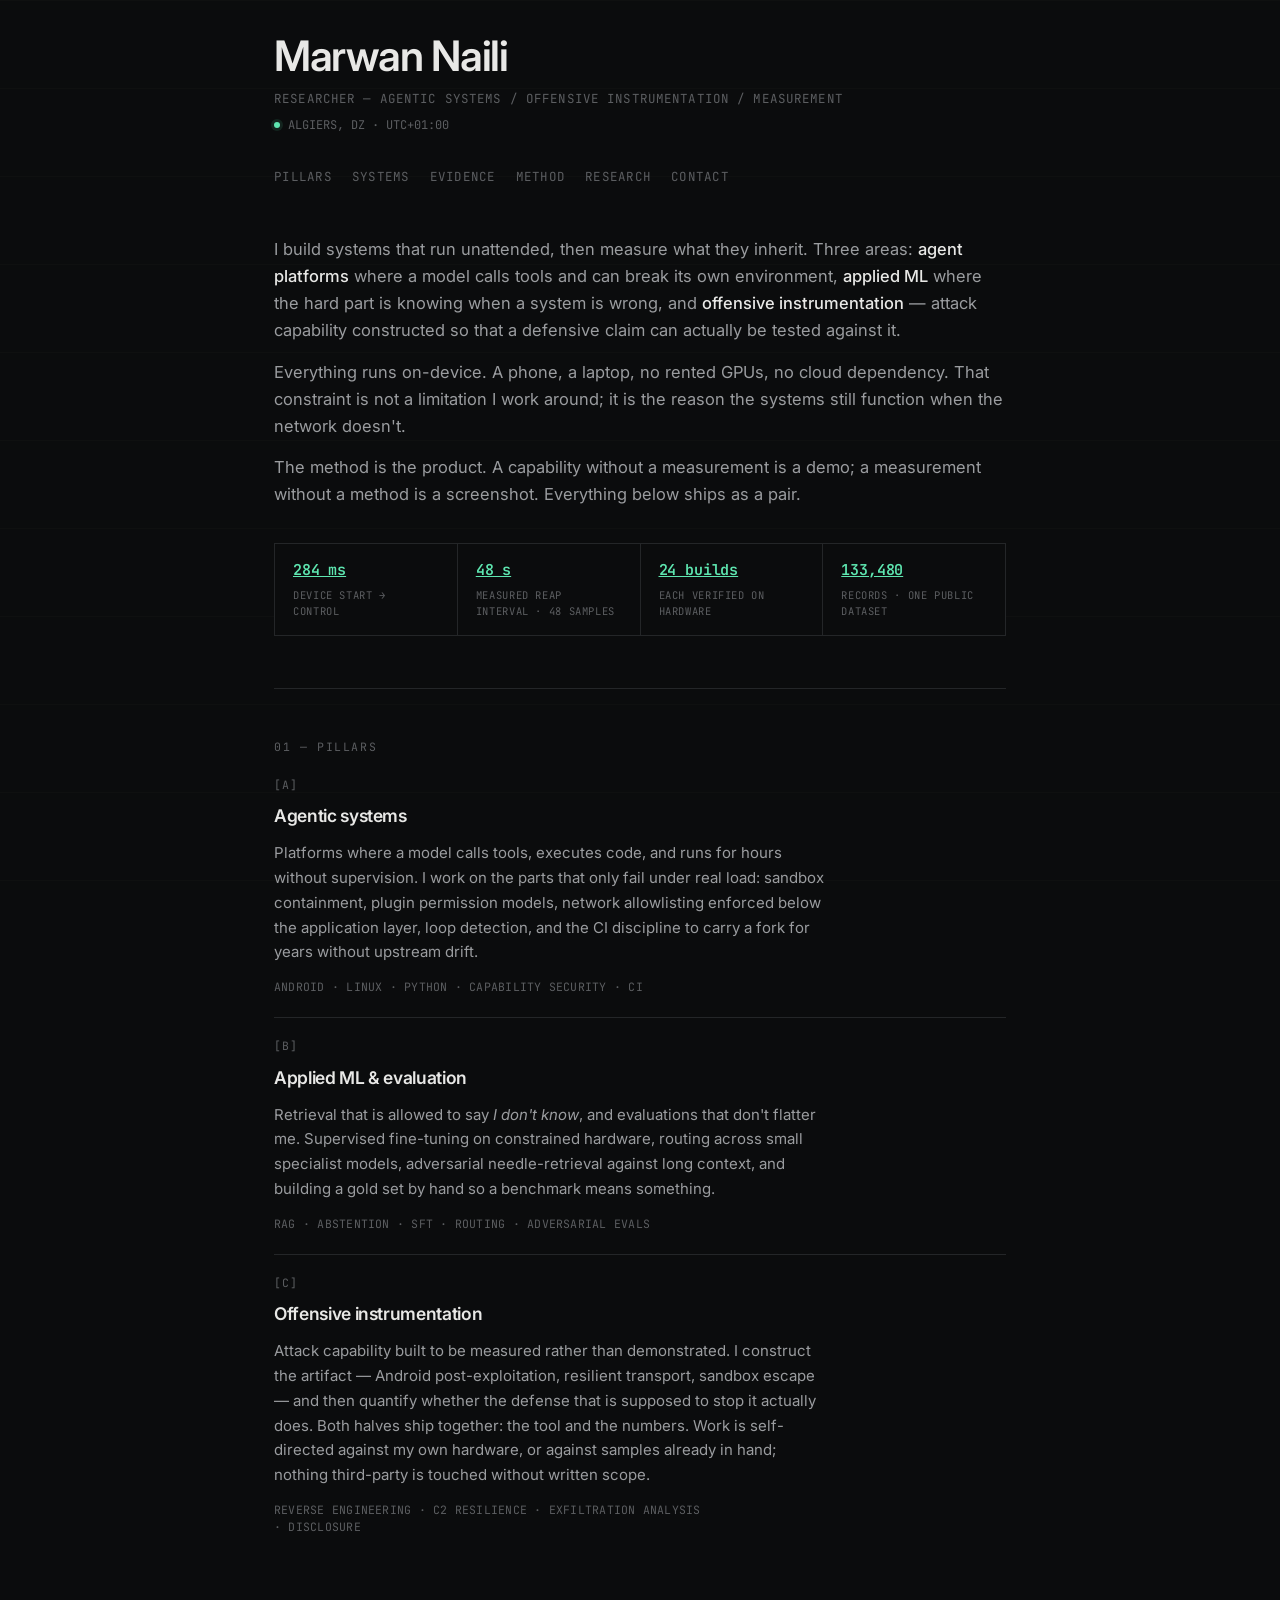
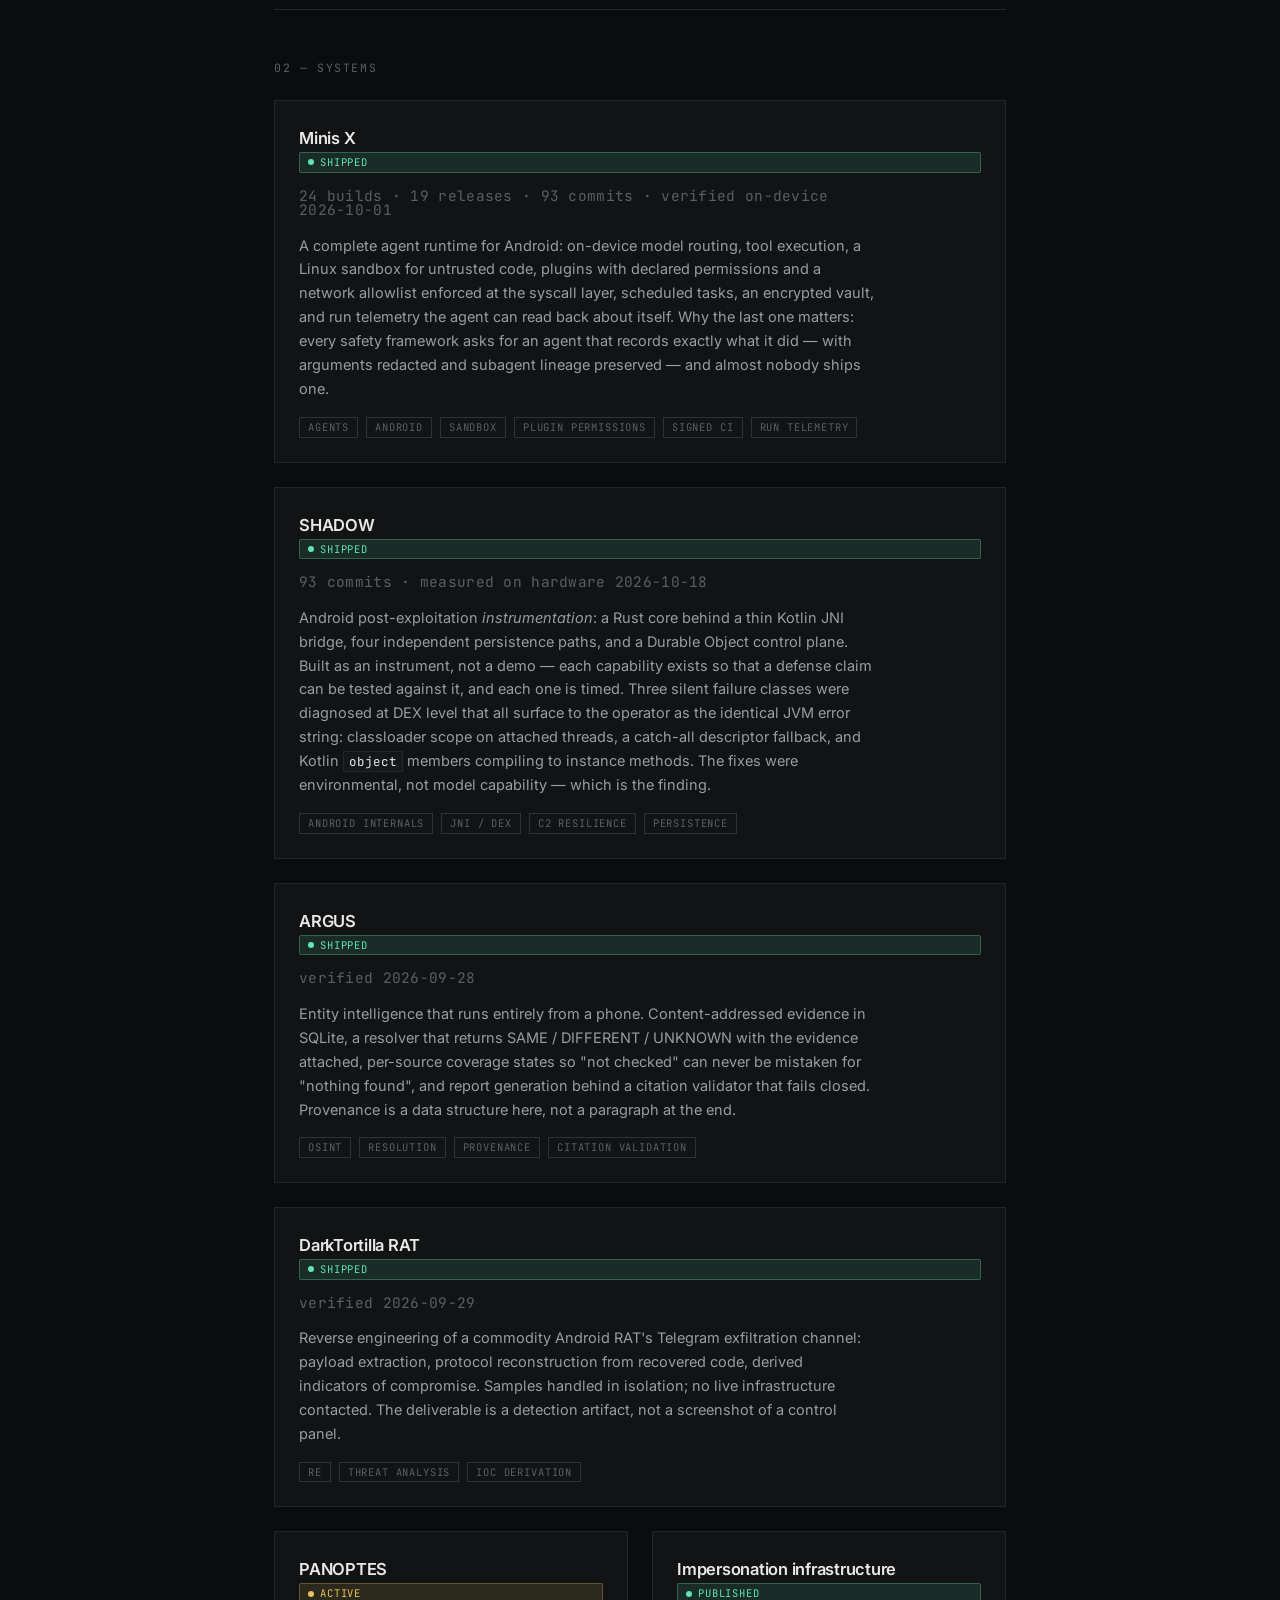
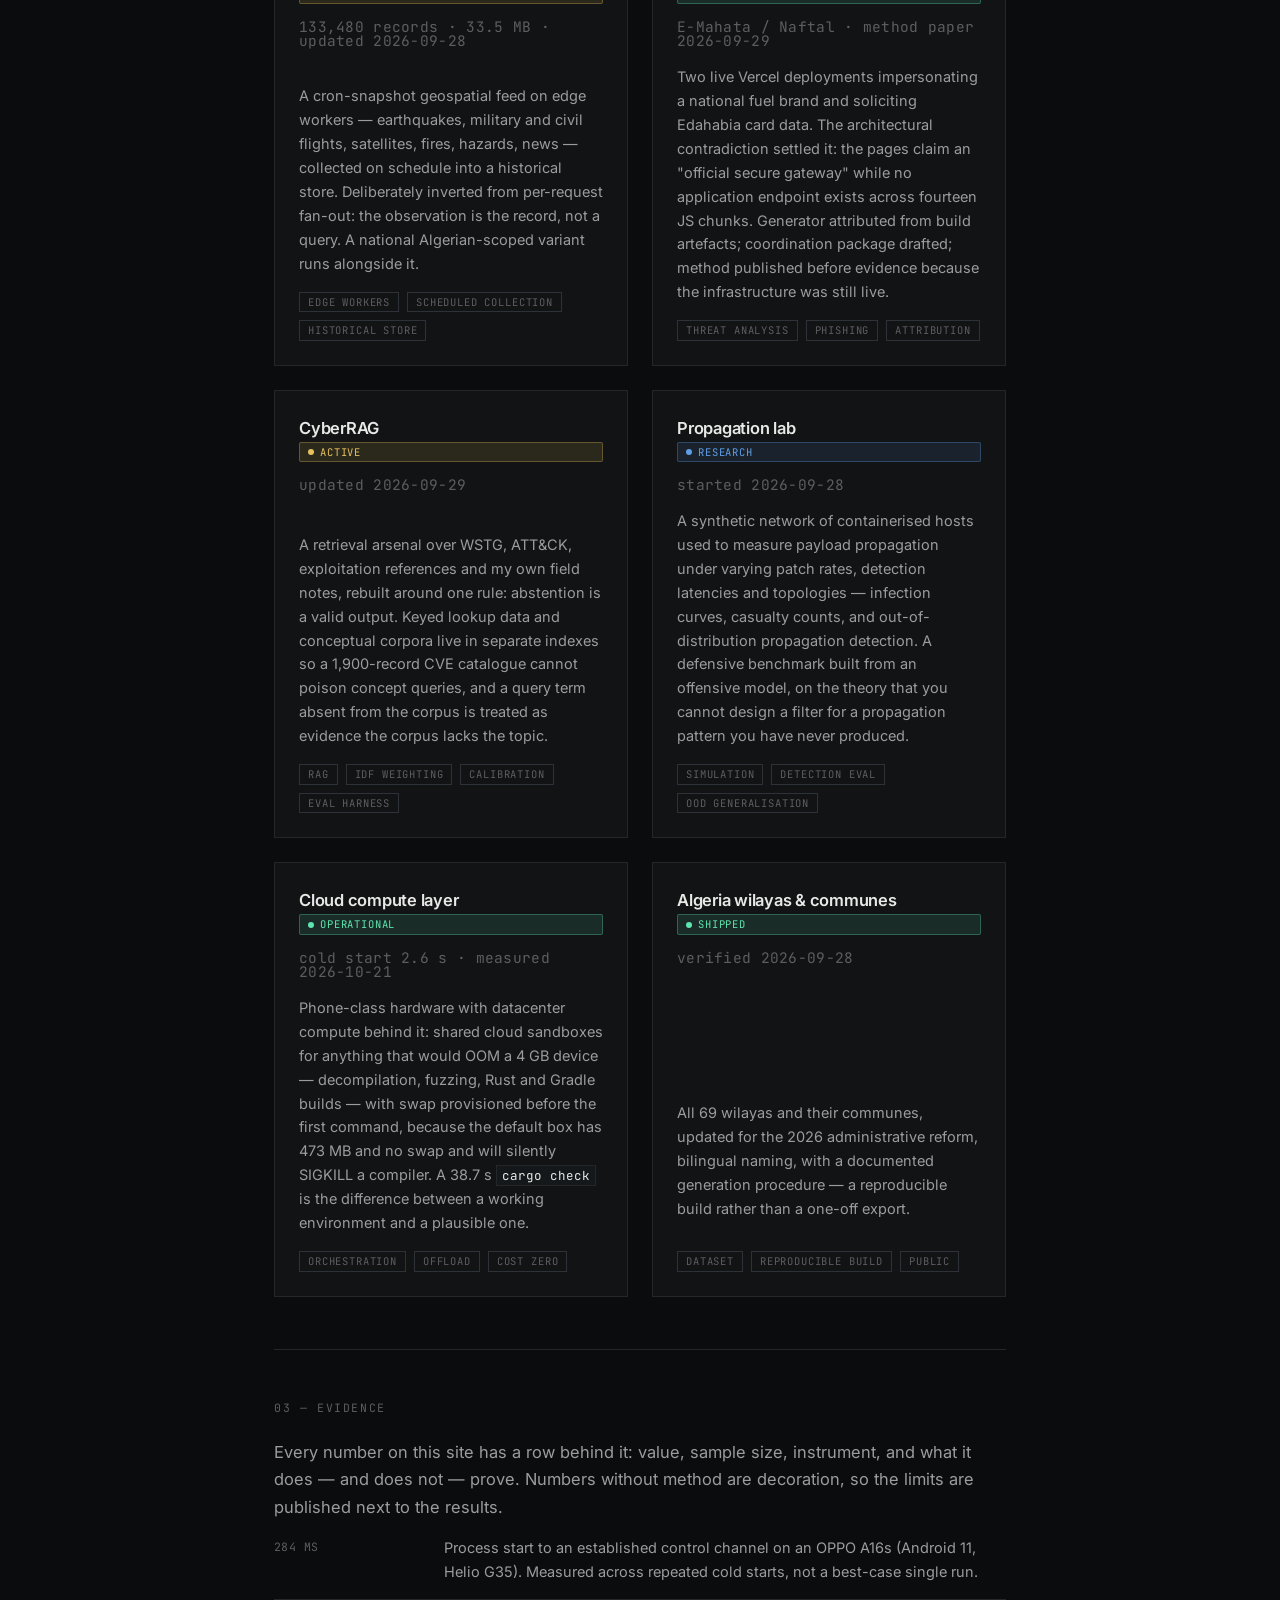
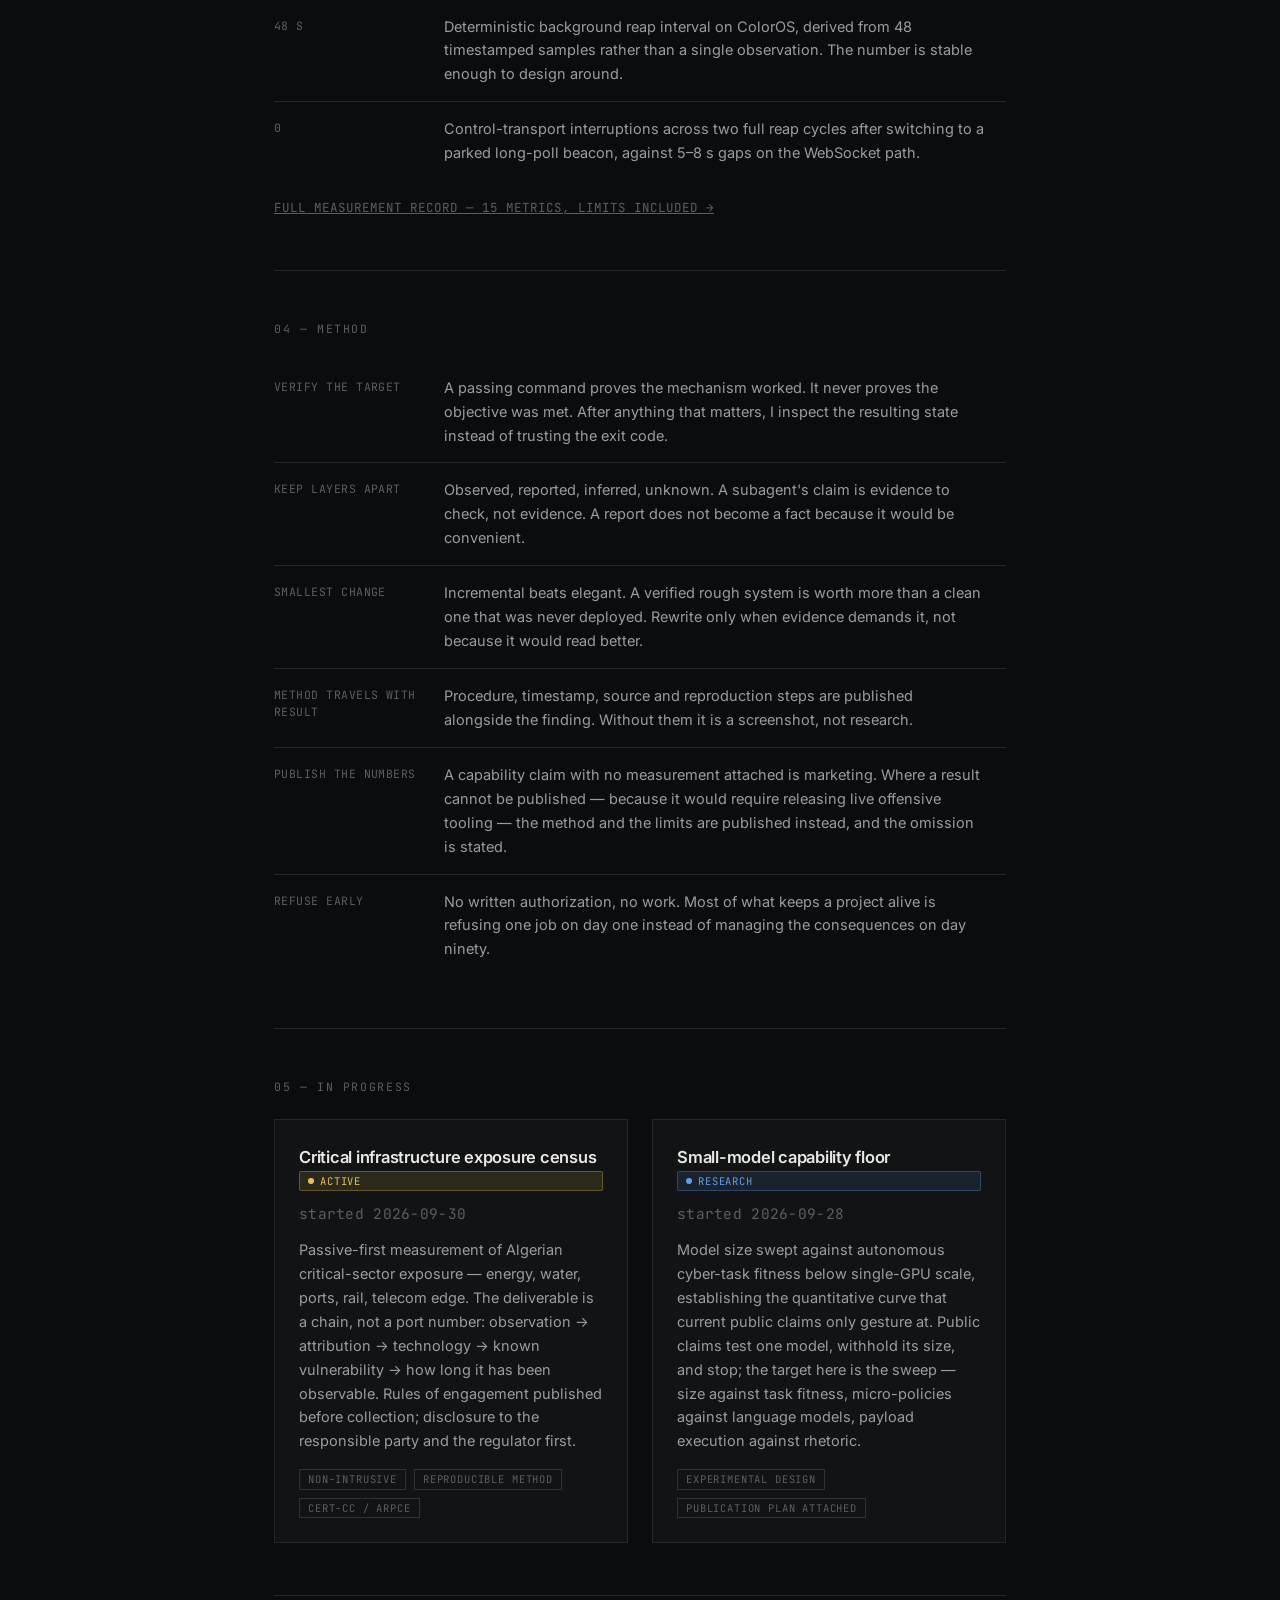
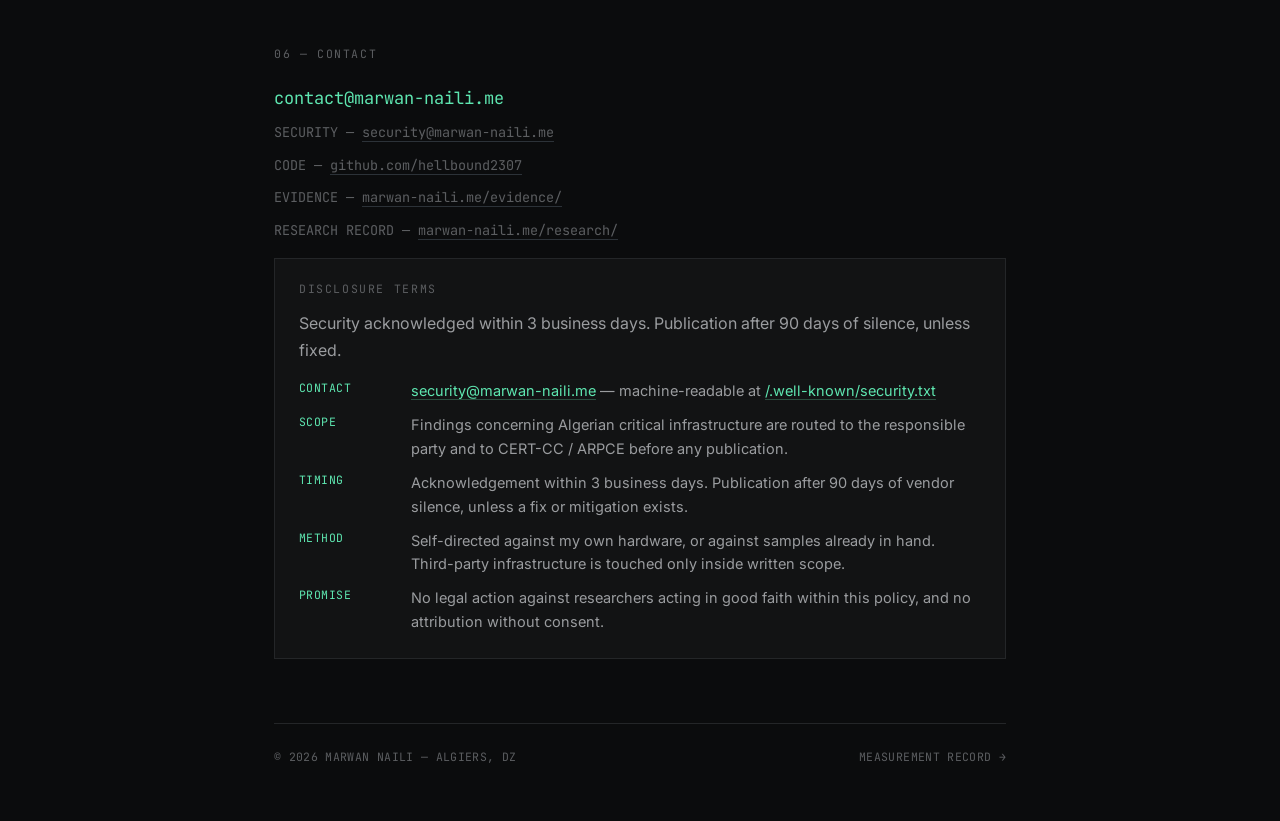
<file: index.html>
<!DOCTYPE html>
<html lang="en">
<head>
<meta charset="UTF-8">
<meta name="viewport" content="width=device-width, initial-scale=1">
<title>Marwan Naili — Researcher · Agentic Systems, Offensive Instrumentation, Measurement</title>
<meta name="description" content="Independent researcher in Algiers, Algeria. Agentic AI platforms, small-model evaluation, and offensive instrumentation built to be measured rather than demonstrated. Every capability ships with its numbers and its method.">
<meta name="theme-color" content="#0b0c0d">
<meta name="author" content="Marwan Naili">
<meta property="og:title" content="Marwan Naili — Researcher">
<meta property="og:description" content="Agentic AI systems, small-model evaluation, offensive instrumentation. Capability ships with its measurement. Algiers, Algeria.">
<meta property="og:type" content="website">
<meta property="og:url" content="https://marwan-naili.me/">
<meta property="og:image" content="https://marwan-naili.me/og-image.svg">
<meta property="og:image:width" content="1200">
<meta property="og:image:height" content="630">
<meta name="twitter:card" content="summary_large_image">
<meta name="twitter:title" content="Marwan Naili — Researcher">
<meta name="twitter:description" content="Agentic AI systems, small-model evaluation, offensive instrumentation. Capability ships with its measurement. Algiers, Algeria.">
<meta name="twitter:image" content="https://marwan-naili.me/og-image.svg">
<script type="application/ld+json">
{
  "@context": "https://schema.org",
  "@type": "Person",
  "name": "Marwan Naili",
  "url": "https://marwan-naili.me/",
  "image": "https://marwan-naili.me/og-image.svg",
  "sameAs": [
    "https://github.com/hellbound2307",
    "https://github.com/marwangpt237"
  ],
  "jobTitle": "Independent Researcher",
  "worksFor": { "@type": "Organization", "name": "Self-employed" },
  "location": { "@type": "Place", "name": "Algiers, Algeria" },
  "knowsAbout": [
    "Agentic AI Systems",
    "Applied Machine Learning",
    "Model Evaluation",
    "Offensive Security Research",
    "Android Internals",
    "Reverse Engineering",
    "OSINT",
    "Command and Control Resilience"
  ],
  "description": "Independent researcher in Algiers, Algeria. Agentic AI platforms, small-model evaluation, and offensive instrumentation built to be measured rather than demonstrated."
}
</script>
<link rel="preconnect" href="https://fonts.googleapis.com">
<link rel="preconnect" href="https://fonts.gstatic.com" crossorigin>
<link rel="stylesheet" href="https://fonts.googleapis.com/css2?family=Inter:wght@400;500;600&family=JetBrains+Mono:wght@400;500&display=swap">
<link rel="icon" href="data:image/svg+xml,%3Csvg xmlns='http://www.w3.org/2000/svg' viewBox='0 0 100 100'%3E%3Crect width='100' height='100' fill='%230b0c0d'/%3E%3Ctext x='50' y='68' font-size='52' text-anchor='middle' fill='%235ee6b0' font-family='monospace'%3EM%3C/text%3E%3C/svg%3E">
<link rel="alternate" type="application/atom+xml" title="Research Notes (Atom)" href="/feed.xml">
<link rel="stylesheet" href="/style.css">
</head>
<body>
<div class="wrap">

  <header>
    <div>
      <h1>Marwan Naili</h1>
      <p class="role">RESEARCHER — AGENTIC SYSTEMS / OFFENSIVE INSTRUMENTATION / MEASUREMENT</p>
      <p class="status"><span class="dot"></span>ALGIERS, DZ · UTC+01:00</p>
    </div>
    <nav class="nav">
      <a href="#pillars">PILLARS</a>
      <a href="#work">SYSTEMS</a>
      <a href="evidence/">EVIDENCE</a>
      <a href="#method">METHOD</a>
      <a href="research/">RESEARCH</a>
      <a href="#contact">CONTACT</a>
    </nav>
  </header>

  <section>
    <p class="intro">I build systems that run unattended, then measure what they inherit. Three areas: <b>agent platforms</b> where a model calls tools and can break its own environment, <b>applied ML</b> where the hard part is knowing when a system is wrong, and <b>offensive instrumentation</b> — attack capability constructed so that a defensive claim can actually be tested against it.</p>
    <p class="intro">Everything runs on-device. A phone, a laptop, no rented GPUs, no cloud dependency. That constraint is not a limitation I work around; it is the reason the systems still function when the network doesn't.</p>
    <p class="intro">The method is the product. A capability without a measurement is a demo; a measurement without a method is a screenshot. Everything below ships as a pair.</p>

    <div class="stats">
      <div class="stat"><a class="v" href="/evidence/">284 ms</a><span class="k">DEVICE START → CONTROL</span></div>
      <div class="stat"><a class="v" href="/evidence/">48 s</a><span class="k">MEASURED REAP INTERVAL · 48 SAMPLES</span></div>
      <div class="stat"><a class="v" href="/evidence/">24 builds</a><span class="k">EACH VERIFIED ON HARDWARE</span></div>
      <div class="stat"><a class="v" href="/evidence/">133,480</a><span class="k">RECORDS · ONE PUBLIC DATASET</span></div>
    </div>
  </section>

  <section id="pillars">
    <p class="section-label">01 — PILLARS</p>
    <div class="pillars">

      <article class="pillar">
        <span class="idx">[A]</span>
        <h3>Agentic systems</h3>
        <p>Platforms where a model calls tools, executes code, and runs for hours without supervision. I work on the parts that only fail under real load: sandbox containment, plugin permission models, network allowlisting enforced below the application layer, loop detection, and the CI discipline to carry a fork for years without upstream drift.</p>
        <p class="meta">ANDROID · LINUX · PYTHON · CAPABILITY SECURITY · CI</p>
      </article>

      <article class="pillar">
        <span class="idx">[B]</span>
        <h3>Applied ML & evaluation</h3>
        <p>Retrieval that is allowed to say <i>I don't know</i>, and evaluations that don't flatter me. Supervised fine-tuning on constrained hardware, routing across small specialist models, adversarial needle-retrieval against long context, and building a gold set by hand so a benchmark means something.</p>
        <p class="meta">RAG · ABSTENTION · SFT · ROUTING · ADVERSARIAL EVALS</p>
      </article>

      <article class="pillar">
        <span class="idx">[C]</span>
        <h3>Offensive instrumentation</h3>
        <p>Attack capability built to be measured rather than demonstrated. I construct the artifact — Android post-exploitation, resilient transport, sandbox escape — and then quantify whether the defense that is supposed to stop it actually does. Both halves ship together: the tool and the numbers. Work is self-directed against my own hardware, or against samples already in hand; nothing third-party is touched without written scope.</p>
        <p class="meta">REVERSE ENGINEERING · C2 RESILIENCE · EXFILTRATION ANALYSIS · DISCLOSURE</p>
      </article>

    </div>
  </section>

  <section id="work">
    <p class="section-label">02 — SYSTEMS</p>
    <div class="work">

      <!-- LARGE CARDS (mature, shipped projects) -->
      <article class="project project--large">
        <h3><a href="https://github.com/hellbound2307/Minis-X">Minis X</a></h3>
        <span class="status-badge status-badge--shipped">SHIPPED</span>
        <p class="verified-date">24 builds · 19 releases · 93 commits · verified on-device 2026-10-01</p>
        <p>A complete agent runtime for Android: on-device model routing, tool execution, a Linux sandbox for untrusted code, plugins with declared permissions and a network allowlist enforced at the syscall layer, scheduled tasks, an encrypted vault, and run telemetry the agent can read back about itself. Why the last one matters: every safety framework asks for an agent that records exactly what it did — with arguments redacted and subagent lineage preserved — and almost nobody ships one.</p>
        <div class="tag-row">
          <span class="tag">AGENTS</span>
          <span class="tag">ANDROID</span>
          <span class="tag">SANDBOX</span>
          <span class="tag">PLUGIN PERMISSIONS</span>
          <span class="tag">SIGNED CI</span>
          <span class="tag">RUN TELEMETRY</span>
        </div>
      </article>

      <article class="project project--large">
        <h3><a href="https://github.com/hellbound2307/shadow">SHADOW</a></h3>
        <span class="status-badge status-badge--shipped">SHIPPED</span>
        <p class="verified-date">93 commits · measured on hardware 2026-10-18</p>
        <p>Android post-exploitation <i>instrumentation</i>: a Rust core behind a thin Kotlin JNI bridge, four independent persistence paths, and a Durable Object control plane. Built as an instrument, not a demo — each capability exists so that a defense claim can be tested against it, and each one is timed. Three silent failure classes were diagnosed at DEX level that all surface to the operator as the identical JVM error string: classloader scope on attached threads, a catch-all descriptor fallback, and Kotlin <code>object</code> members compiling to instance methods. The fixes were environmental, not model capability — which is the finding.</p>
        <div class="tag-row">
          <span class="tag">ANDROID INTERNALS</span>
          <span class="tag">JNI / DEX</span>
          <span class="tag">C2 RESILIENCE</span>
          <span class="tag">PERSISTENCE</span>
        </div>
      </article>

      <article class="project project--large">
        <h3>ARGUS</h3>
        <span class="status-badge status-badge--shipped">SHIPPED</span>
        <p class="verified-date">verified 2026-09-28</p>
        <p>Entity intelligence that runs entirely from a phone. Content-addressed evidence in SQLite, a resolver that returns SAME / DIFFERENT / UNKNOWN with the evidence attached, per-source coverage states so "not checked" can never be mistaken for "nothing found", and report generation behind a citation validator that fails closed. Provenance is a data structure here, not a paragraph at the end.</p>
        <div class="tag-row">
          <span class="tag">OSINT</span>
          <span class="tag">RESOLUTION</span>
          <span class="tag">PROVENANCE</span>
          <span class="tag">CITATION VALIDATION</span>
        </div>
      </article>

      <article class="project project--large">
        <h3><a href="https://github.com/hellbound2307/DarkTortilla-RAT-Telegram-Exfiltration-Payload-Extraction-Analysis">DarkTortilla RAT</a></h3>
        <span class="status-badge status-badge--shipped">SHIPPED</span>
        <p class="verified-date">verified 2026-09-29</p>
        <p>Reverse engineering of a commodity Android RAT's Telegram exfiltration channel: payload extraction, protocol reconstruction from recovered code, derived indicators of compromise. Samples handled in isolation; no live infrastructure contacted. The deliverable is a detection artifact, not a screenshot of a control panel.</p>
        <div class="tag-row">
          <span class="tag">RE</span>
          <span class="tag">THREAT ANALYSIS</span>
          <span class="tag">IOC DERIVATION</span>
        </div>
      </article>

      <!-- SMALL CARDS (active / in-progress / research) -->
      <article class="project project--small">
        <h3>PANOPTES</h3>
        <span class="status-badge status-badge--active">ACTIVE</span>
        <p class="verified-date">133,480 records · 33.5 MB · updated 2026-09-28</p>
        <p>A cron-snapshot geospatial feed on edge workers — earthquakes, military and civil flights, satellites, fires, hazards, news — collected on schedule into a historical store. Deliberately inverted from per-request fan-out: the observation is the record, not a query. A national Algerian-scoped variant runs alongside it.</p>
        <div class="tag-row">
          <span class="tag">EDGE WORKERS</span>
          <span class="tag">SCHEDULED COLLECTION</span>
          <span class="tag">HISTORICAL STORE</span>
        </div>
      </article>

      <article class="project project--small">
        <h3><a href="/research/impersonation-infrastructure-method/">Impersonation infrastructure</a></h3>
        <span class="status-badge status-badge--shipped">PUBLISHED</span>
        <p class="verified-date">E-Mahata / Naftal · method paper 2026-09-29</p>
        <p>Two live Vercel deployments impersonating a national fuel brand and soliciting Edahabia card data. The architectural contradiction settled it: the pages claim an "official secure gateway" while no application endpoint exists across fourteen JS chunks. Generator attributed from build artefacts; coordination package drafted; method published before evidence because the infrastructure was still live.</p>
        <div class="tag-row">
          <span class="tag">THREAT ANALYSIS</span>
          <span class="tag">PHISHING</span>
          <span class="tag">ATTRIBUTION</span>
        </div>
      </article>
      <article class="project project--small">
        <h3>CyberRAG</h3>
        <span class="status-badge status-badge--active">ACTIVE</span>
        <p class="verified-date">updated 2026-09-29</p>
        <p>A retrieval arsenal over WSTG, ATT&amp;CK, exploitation references and my own field notes, rebuilt around one rule: abstention is a valid output. Keyed lookup data and conceptual corpora live in separate indexes so a 1,900-record CVE catalogue cannot poison concept queries, and a query term absent from the corpus is treated as evidence the corpus lacks the topic.</p>
        <div class="tag-row">
          <span class="tag">RAG</span>
          <span class="tag">IDF WEIGHTING</span>
          <span class="tag">CALIBRATION</span>
          <span class="tag">EVAL HARNESS</span>
        </div>
      </article>

      <article class="project project--small">
        <h3>Propagation lab</h3>
        <span class="status-badge status-badge--research">RESEARCH</span>
        <p class="verified-date">started 2026-09-28</p>
        <p>A synthetic network of containerised hosts used to measure payload propagation under varying patch rates, detection latencies and topologies — infection curves, casualty counts, and out-of-distribution propagation detection. A defensive benchmark built from an offensive model, on the theory that you cannot design a filter for a propagation pattern you have never produced.</p>
        <div class="tag-row">
          <span class="tag">SIMULATION</span>
          <span class="tag">DETECTION EVAL</span>
          <span class="tag">OOD GENERALISATION</span>
        </div>
      </article>

      <article class="project project--small">
        <h3>Cloud compute layer</h3>
        <span class="status-badge status-badge--shipped">OPERATIONAL</span>
        <p class="verified-date">cold start 2.6 s · measured 2026-10-21</p>
        <p>Phone-class hardware with datacenter compute behind it: shared cloud sandboxes for anything that would OOM a 4 GB device — decompilation, fuzzing, Rust and Gradle builds — with swap provisioned before the first command, because the default box has 473 MB and no swap and will silently SIGKILL a compiler. A 38.7 s <code>cargo check</code> is the difference between a working environment and a plausible one.</p>
        <div class="tag-row">
          <span class="tag">ORCHESTRATION</span>
          <span class="tag">OFFLOAD</span>
          <span class="tag">COST ZERO</span>
        </div>
      </article>

      <article class="project project--small">
        <h3><a href="https://github.com/marwangpt237/algeria-wilayas">Algeria wilayas &amp; communes</a></h3>
        <span class="status-badge status-badge--shipped">SHIPPED</span>
        <p class="verified-date">verified 2026-09-28</p>
        <p>All 69 wilayas and their communes, updated for the 2026 administrative reform, bilingual naming, with a documented generation procedure — a reproducible build rather than a one-off export.</p>
        <div class="tag-row">
          <span class="tag">DATASET</span>
          <span class="tag">REPRODUCIBLE BUILD</span>
          <span class="tag">PUBLIC</span>
        </div>
      </article>

    </div>
  </section>

  <section id="evidence">
    <p class="section-label">03 — EVIDENCE</p>
    <p class="intro">Every number on this site has a row behind it: value, sample size, instrument, and what it does — and does not — prove. Numbers without method are decoration, so the limits are published next to the results.</p>
    <dl class="defs">
      <div>
        <dt>284 ms</dt>
        <dd>Process start to an established control channel on an OPPO A16s (Android 11, Helio G35). Measured across repeated cold starts, not a best-case single run.</dd>
      </div>
      <div>
        <dt>48 s</dt>
        <dd>Deterministic background reap interval on ColorOS, derived from 48 timestamped samples rather than a single observation. The number is stable enough to design around.</dd>
      </div>
      <div>
        <dt>0</dt>
        <dd>Control-transport interruptions across two full reap cycles after switching to a parked long-poll beacon, against 5–8 s gaps on the WebSocket path.</dd>
      </div>
    </dl>
    <p class="note"><a href="/evidence/">FULL MEASUREMENT RECORD — 15 METRICS, LIMITS INCLUDED →</a></p>
  </section>

  <section id="method">
    <p class="section-label">04 — METHOD</p>
    <dl class="defs">
      <div>
        <dt>Verify the target</dt>
        <dd>A passing command proves the mechanism worked. It never proves the objective was met. After anything that matters, I inspect the resulting state instead of trusting the exit code.</dd>
      </div>
      <div>
        <dt>Keep layers apart</dt>
        <dd>Observed, reported, inferred, unknown. A subagent's claim is evidence to check, not evidence. A report does not become a fact because it would be convenient.</dd>
      </div>
      <div>
        <dt>Smallest change</dt>
        <dd>Incremental beats elegant. A verified rough system is worth more than a clean one that was never deployed. Rewrite only when evidence demands it, not because it would read better.</dd>
      </div>
      <div>
        <dt>Method travels with result</dt>
        <dd>Procedure, timestamp, source and reproduction steps are published alongside the finding. Without them it is a screenshot, not research.</dd>
      </div>
      <div>
        <dt>Publish the numbers</dt>
        <dd>A capability claim with no measurement attached is marketing. Where a result cannot be published — because it would require releasing live offensive tooling — the method and the limits are published instead, and the omission is stated.</dd>
      </div>
      <div>
        <dt>Refuse early</dt>
        <dd>No written authorization, no work. Most of what keeps a project alive is refusing one job on day one instead of managing the consequences on day ninety.</dd>
      </div>
    </dl>
  </section>

  <section>
    <p class="section-label">05 — IN PROGRESS</p>
    <div class="work">
      <article class="project project--small">
        <h3>Critical infrastructure exposure census</h3>
        <span class="status-badge status-badge--active">ACTIVE</span>
        <p class="verified-date">started 2026-09-30</p>
        <p>Passive-first measurement of Algerian critical-sector exposure — energy, water, ports, rail, telecom edge. The deliverable is a chain, not a port number: observation → attribution → technology → known vulnerability → how long it has been observable. Rules of engagement published before collection; disclosure to the responsible party and the regulator first.</p>
        <div class="tag-row">
          <span class="tag">NON-INTRUSIVE</span>
          <span class="tag">REPRODUCIBLE METHOD</span>
          <span class="tag">CERT-CC / ARPCE</span>
        </div>
      </article>
      <article class="project project--small">
        <h3>Small-model capability floor</h3>
        <span class="status-badge status-badge--research">RESEARCH</span>
        <p class="verified-date">started 2026-09-28</p>
        <p>Model size swept against autonomous cyber-task fitness below single-GPU scale, establishing the quantitative curve that current public claims only gesture at. Public claims test one model, withhold its size, and stop; the target here is the sweep — size against task fitness, micro-policies against language models, payload execution against rhetoric.</p>
        <div class="tag-row">
          <span class="tag">EXPERIMENTAL DESIGN</span>
          <span class="tag">PUBLICATION PLAN ATTACHED</span>
        </div>
      </article>
    </div>
  </section>

  <section id="contact">
    <p class="section-label">06 — CONTACT</p>
    <p class="email"><a href="mailto:contact@marwan-naili.me">contact@marwan-naili.me</a></p>
    <p class="ext">SECURITY — <a href="mailto:security@marwan-naili.me">security@marwan-naili.me</a></p>
    <p class="ext">CODE — <a href="https://github.com/hellbound2307">github.com/hellbound2307</a></p>
    <p class="ext">EVIDENCE — <a href="https://marwan-naili.me/evidence/">marwan-naili.me/evidence/</a></p>
    <p class="ext">RESEARCH RECORD — <a href="https://marwan-naili.me/research/">marwan-naili.me/research/</a></p>
    <div class="disclosure-block">
      <p class="section-label">DISCLOSURE TERMS</p>
      <p>Security acknowledged within 3 business days. Publication after 90 days of silence, unless fixed.</p>
      <ul class="bullets">
        <li><b>Contact</b><span><a href="mailto:security@marwan-naili.me">security@marwan-naili.me</a> — machine-readable at <a href="https://marwan-naili.me/.well-known/security.txt">/.well-known/security.txt</a></span></li>
        <li><b>Scope</b><span>Findings concerning Algerian critical infrastructure are routed to the responsible party and to CERT-CC / ARPCE before any publication.</span></li>
        <li><b>Timing</b><span>Acknowledgement within 3 business days. Publication after 90 days of vendor silence, unless a fix or mitigation exists.</span></li>
        <li><b>Method</b><span>Self-directed against my own hardware, or against samples already in hand. Third-party infrastructure is touched only inside written scope.</span></li>
        <li><b>Promise</b><span>No legal action against researchers acting in good faith within this policy, and no attribution without consent.</span></li>
      </ul>
    </div>
  </section>

  <footer>
    <span>© 2026 MARWAN NAILI — ALGIERS, DZ</span>
    <a href="evidence/">MEASUREMENT RECORD →</a>
  </footer>

</div>
</body>
</html>
</file>
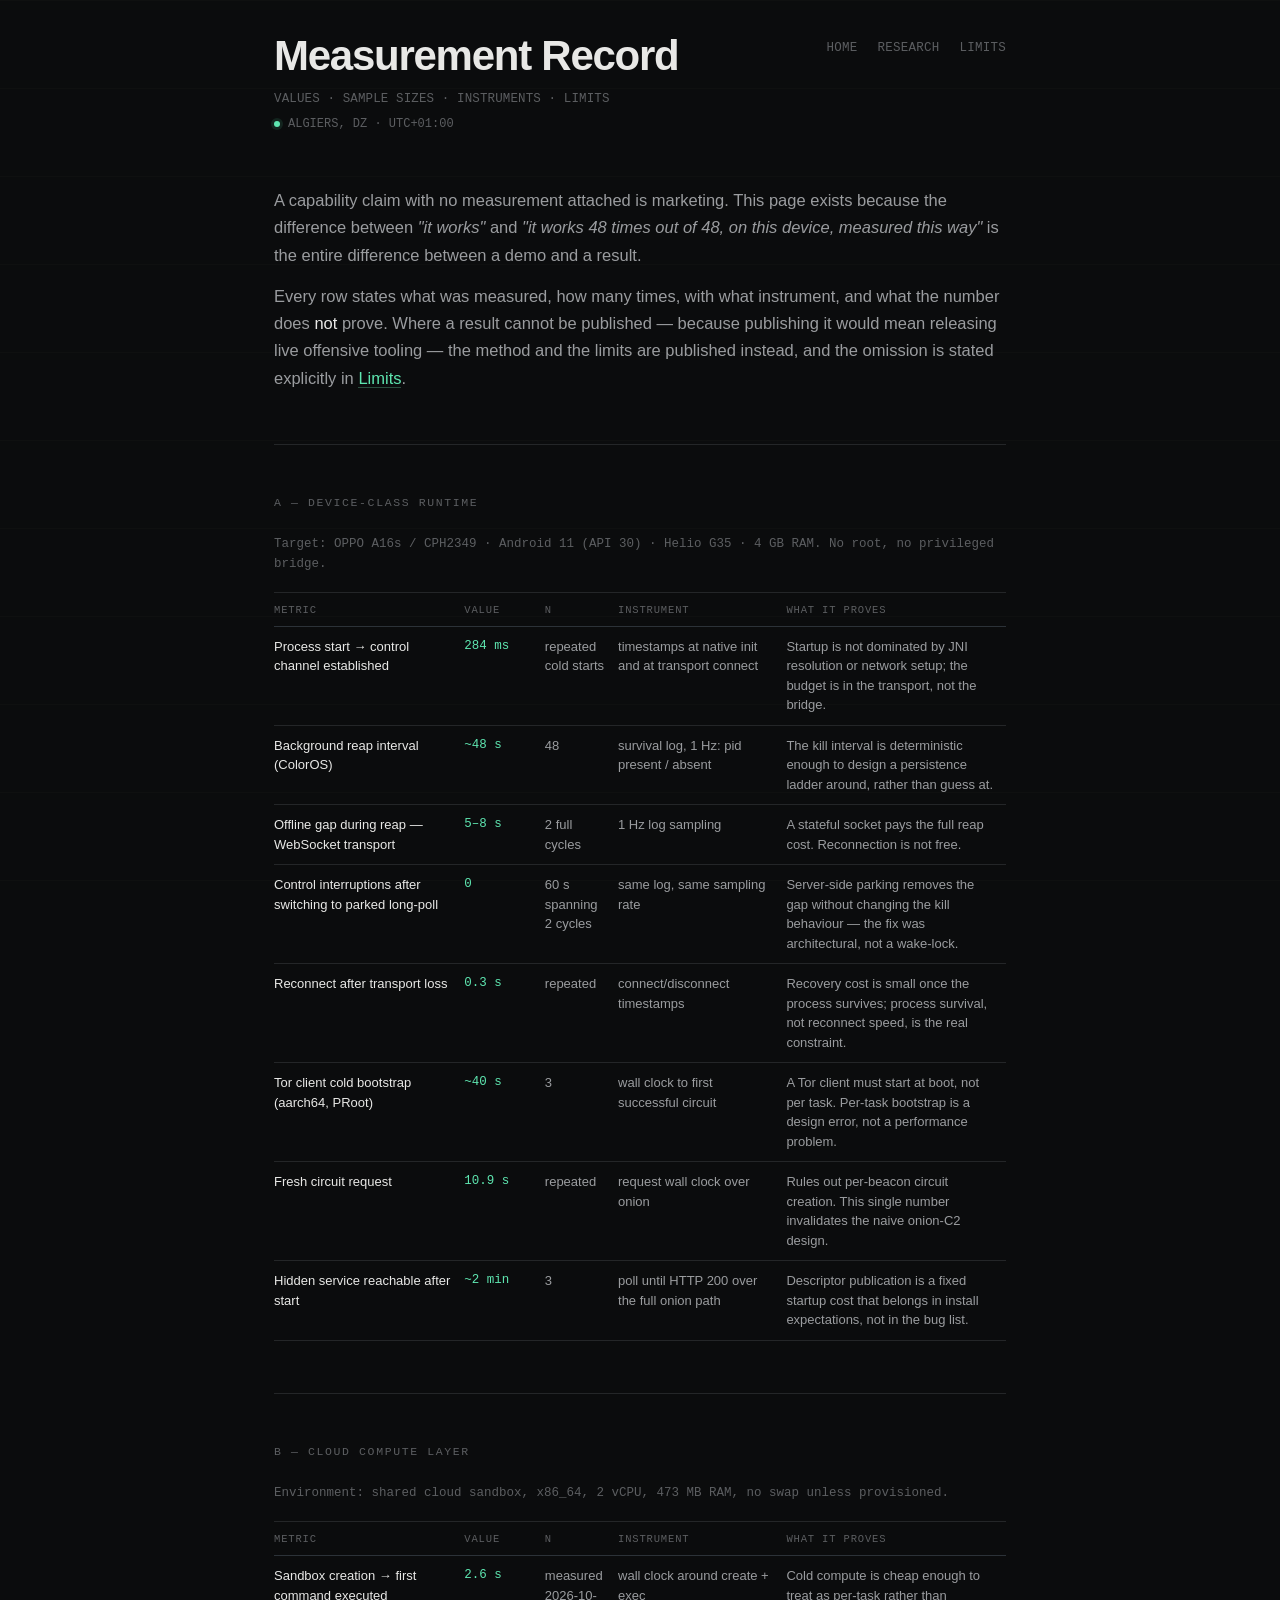
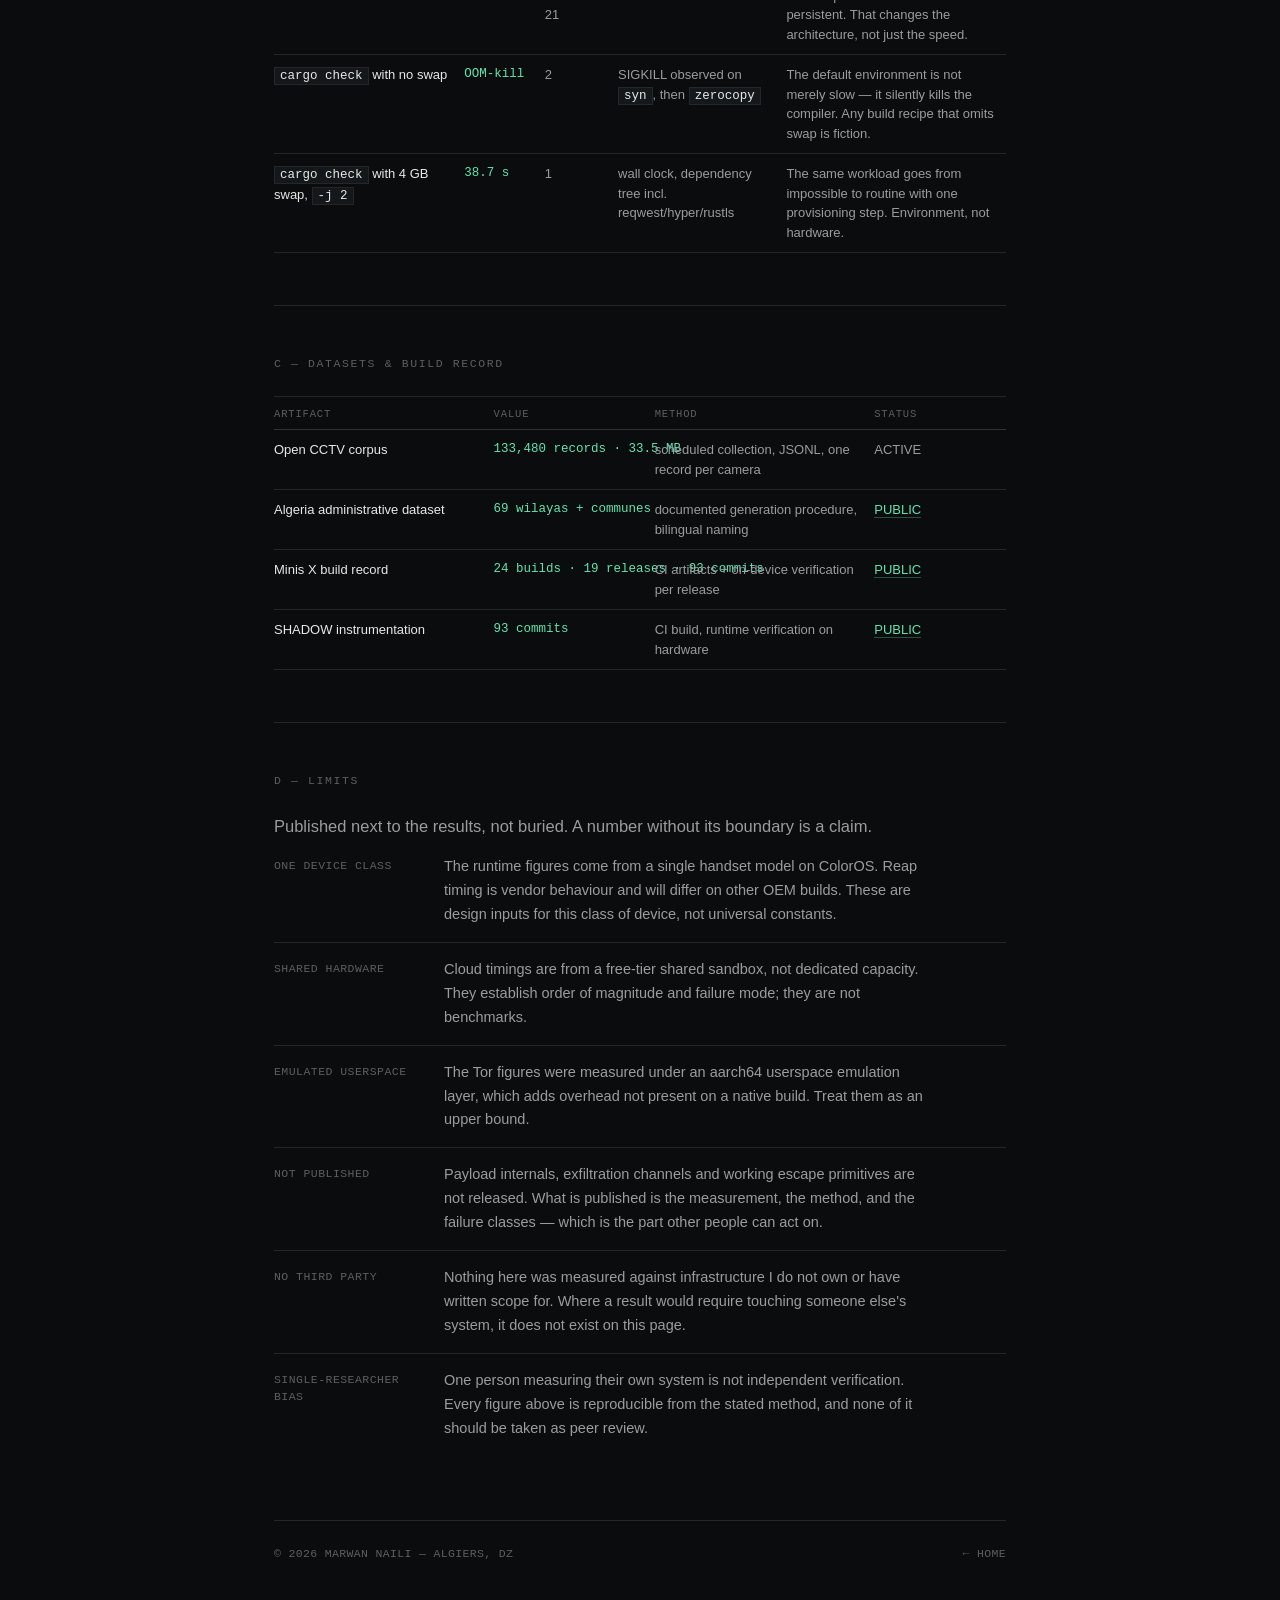
<file: evidence/index.html>
<!DOCTYPE html>
<html lang="en">
<head>
<meta charset="UTF-8">
<meta name="viewport" content="width=device-width, initial-scale=1">
<title>Measurement Record — Marwan Naili</title>
<meta name="description" content="Measured results with sample sizes, instruments and stated limits: device-class runtime, transport resilience, cloud compute layer, and public datasets.">
<meta name="theme-color" content="#0b0c0d">
<meta property="og:title" content="Measurement Record — Marwan Naili">
<meta property="og:description" content="Every number with its sample size, its instrument, and what it does not prove.">
<meta property="og:type" content="article">
<meta property="og:url" content="https://marwan-naili.me/evidence/">
<link rel="icon" href="data:image/svg+xml,%3Csvg xmlns='http://www.w3.org/2000/svg' viewBox='0 0 100 100'%3E%3Crect width='100' height='100' fill='%230b0c0d'/%3E%3Ctext x='50' y='68' font-size='52' text-anchor='middle' fill='%235ee6b0' font-family='monospace'%3EM%3C/text%3E%3C/svg%3E">
<link rel="stylesheet" href="/style.css">
</head>
<body>
<div class="wrap">

  <header>
    <div>
      <h1>Measurement Record</h1>
      <p class="role">VALUES · SAMPLE SIZES · INSTRUMENTS · LIMITS</p>
      <p class="status"><span class="dot"></span>ALGIERS, DZ · UTC+01:00</p>
    </div>
    <nav class="nav">
      <a href="/">HOME</a>
      <a href="/research/">RESEARCH</a>
      <a href="#limits">LIMITS</a>
    </nav>
  </header>

  <section>
    <p class="intro">A capability claim with no measurement attached is marketing. This page exists because the difference between <i>"it works"</i> and <i>"it works 48 times out of 48, on this device, measured this way"</i> is the entire difference between a demo and a result.</p>
    <p class="intro">Every row states what was measured, how many times, with what instrument, and what the number does <b>not</b> prove. Where a result cannot be published — because publishing it would mean releasing live offensive tooling — the method and the limits are published instead, and the omission is stated explicitly in <a href="#limits">Limits</a>.</p>
  </section>

  <section id="device">
    <p class="section-label">A — DEVICE-CLASS RUNTIME</p>
    <p class="note">Target: OPPO A16s / CPH2349 · Android 11 (API 30) · Helio G35 · 4 GB RAM. No root, no privileged bridge.</p>
    <div class="tbl-wrap"><table class="mtable">
      <thead>
        <tr><th>Metric</th><th>Value</th><th>n</th><th>Instrument</th><th>What it proves</th></tr>
      </thead>
      <tbody>
        <tr><td>Process start → control channel established</td><td class="num">284 ms</td><td>repeated cold starts</td><td>timestamps at native init and at transport connect</td><td>Startup is not dominated by JNI resolution or network setup; the budget is in the transport, not the bridge.</td></tr>
        <tr><td>Background reap interval (ColorOS)</td><td class="num">~48 s</td><td>48</td><td>survival log, 1 Hz: pid present / absent</td><td>The kill interval is deterministic enough to design a persistence ladder around, rather than guess at.</td></tr>
        <tr><td>Offline gap during reap — WebSocket transport</td><td class="num">5–8 s</td><td>2 full cycles</td><td>1 Hz log sampling</td><td>A stateful socket pays the full reap cost. Reconnection is not free.</td></tr>
        <tr><td>Control interruptions after switching to parked long-poll</td><td class="num">0</td><td>60 s spanning 2 cycles</td><td>same log, same sampling rate</td><td>Server-side parking removes the gap without changing the kill behaviour — the fix was architectural, not a wake-lock.</td></tr>
        <tr><td>Reconnect after transport loss</td><td class="num">0.3 s</td><td>repeated</td><td>connect/disconnect timestamps</td><td>Recovery cost is small once the process survives; process survival, not reconnect speed, is the real constraint.</td></tr>
        <tr><td>Tor client cold bootstrap (aarch64, PRoot)</td><td class="num">~40 s</td><td>3</td><td>wall clock to first successful circuit</td><td>A Tor client must start at boot, not per task. Per-task bootstrap is a design error, not a performance problem.</td></tr>
        <tr><td>Fresh circuit request</td><td class="num">10.9 s</td><td>repeated</td><td>request wall clock over onion</td><td>Rules out per-beacon circuit creation. This single number invalidates the naive onion-C2 design.</td></tr>
        <tr><td>Hidden service reachable after start</td><td class="num">~2 min</td><td>3</td><td>poll until HTTP 200 over the full onion path</td><td>Descriptor publication is a fixed startup cost that belongs in install expectations, not in the bug list.</td></tr>
      </tbody>
    </table></div>
  </section>

  <section id="cloud">
    <p class="section-label">B — CLOUD COMPUTE LAYER</p>
    <p class="note">Environment: shared cloud sandbox, x86_64, 2 vCPU, 473 MB RAM, no swap unless provisioned.</p>
    <div class="tbl-wrap"><table class="mtable">
      <thead>
        <tr><th>Metric</th><th>Value</th><th>n</th><th>Instrument</th><th>What it proves</th></tr>
      </thead>
      <tbody>
        <tr><td>Sandbox creation → first command executed</td><td class="num">2.6 s</td><td>measured 2026-10-21</td><td>wall clock around create + exec</td><td>Cold compute is cheap enough to treat as per-task rather than persistent. That changes the architecture, not just the speed.</td></tr>
        <tr><td><code>cargo check</code> with no swap</td><td class="num">OOM-kill</td><td>2</td><td>SIGKILL observed on <code>syn</code>, then <code>zerocopy</code></td><td>The default environment is not merely slow — it silently kills the compiler. Any build recipe that omits swap is fiction.</td></tr>
        <tr><td><code>cargo check</code> with 4 GB swap, <code>-j 2</code></td><td class="num">38.7 s</td><td>1</td><td>wall clock, dependency tree incl. reqwest/hyper/rustls</td><td>The same workload goes from impossible to routine with one provisioning step. Environment, not hardware.</td></tr>
      </tbody>
    </table></div>
  </section>

  <section id="data">
    <p class="section-label">C — DATASETS &amp; BUILD RECORD</p>
    <div class="tbl-wrap"><table class="mtable mtable--4">
      <thead>
        <tr><th>Artifact</th><th>Value</th><th>Method</th><th>Status</th></tr>
      </thead>
      <tbody>
        <tr><td>Open CCTV corpus</td><td class="num">133,480 records · 33.5 MB</td><td>scheduled collection, JSONL, one record per camera</td><td>ACTIVE</td></tr>
        <tr><td>Algeria administrative dataset</td><td class="num">69 wilayas + communes</td><td>documented generation procedure, bilingual naming</td><td><a href="https://github.com/marwangpt237/algeria-wilayas">PUBLIC</a></td></tr>
        <tr><td>Minis X build record</td><td class="num">24 builds · 19 releases · 93 commits</td><td>CI artifacts + on-device verification per release</td><td><a href="https://github.com/hellbound2307/Minis-X">PUBLIC</a></td></tr>
        <tr><td>SHADOW instrumentation</td><td class="num">93 commits</td><td>CI build, runtime verification on hardware</td><td><a href="https://github.com/hellbound2307/shadow">PUBLIC</a></td></tr>
      </tbody>
    </table></div>
  </section>

  <section id="limits">
    <p class="section-label">D — LIMITS</p>
    <p class="intro">Published next to the results, not buried. A number without its boundary is a claim.</p>
    <dl class="defs">
      <div>
        <dt>One device class</dt>
        <dd>The runtime figures come from a single handset model on ColorOS. Reap timing is vendor behaviour and will differ on other OEM builds. These are design inputs for this class of device, not universal constants.</dd>
      </div>
      <div>
        <dt>Shared hardware</dt>
        <dd>Cloud timings are from a free-tier shared sandbox, not dedicated capacity. They establish order of magnitude and failure mode; they are not benchmarks.</dd>
      </div>
      <div>
        <dt>Emulated userspace</dt>
        <dd>The Tor figures were measured under an aarch64 userspace emulation layer, which adds overhead not present on a native build. Treat them as an upper bound.</dd>
      </div>
      <div>
        <dt>Not published</dt>
        <dd>Payload internals, exfiltration channels and working escape primitives are not released. What is published is the measurement, the method, and the failure classes — which is the part other people can act on.</dd>
      </div>
      <div>
        <dt>No third party</dt>
        <dd>Nothing here was measured against infrastructure I do not own or have written scope for. Where a result would require touching someone else's system, it does not exist on this page.</dd>
      </div>
      <div>
        <dt>Single-researcher bias</dt>
        <dd>One person measuring their own system is not independent verification. Every figure above is reproducible from the stated method, and none of it should be taken as peer review.</dd>
      </div>
    </dl>
  </section>

  <footer>
    <span>© 2026 MARWAN NAILI — ALGIERS, DZ</span>
    <a href="/">← HOME</a>
  </footer>

</div>
</body>
</html>
</file>
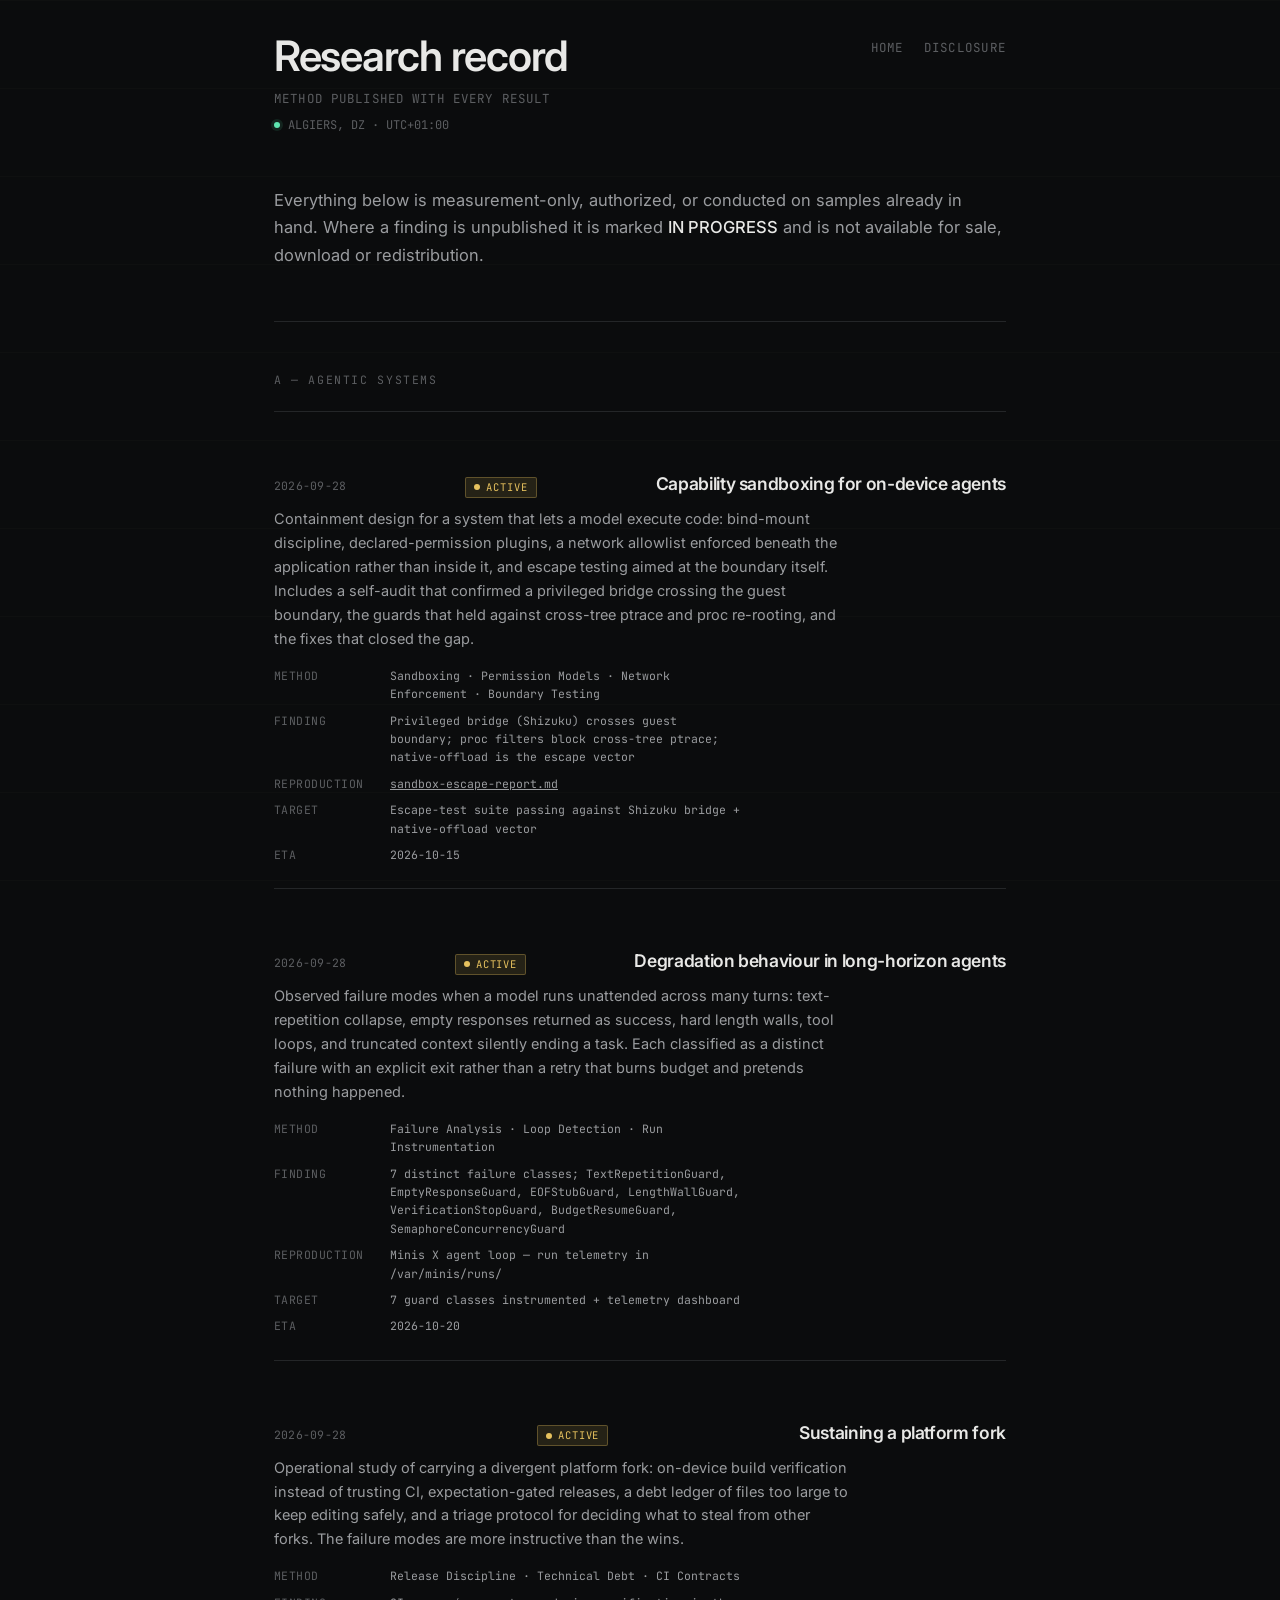
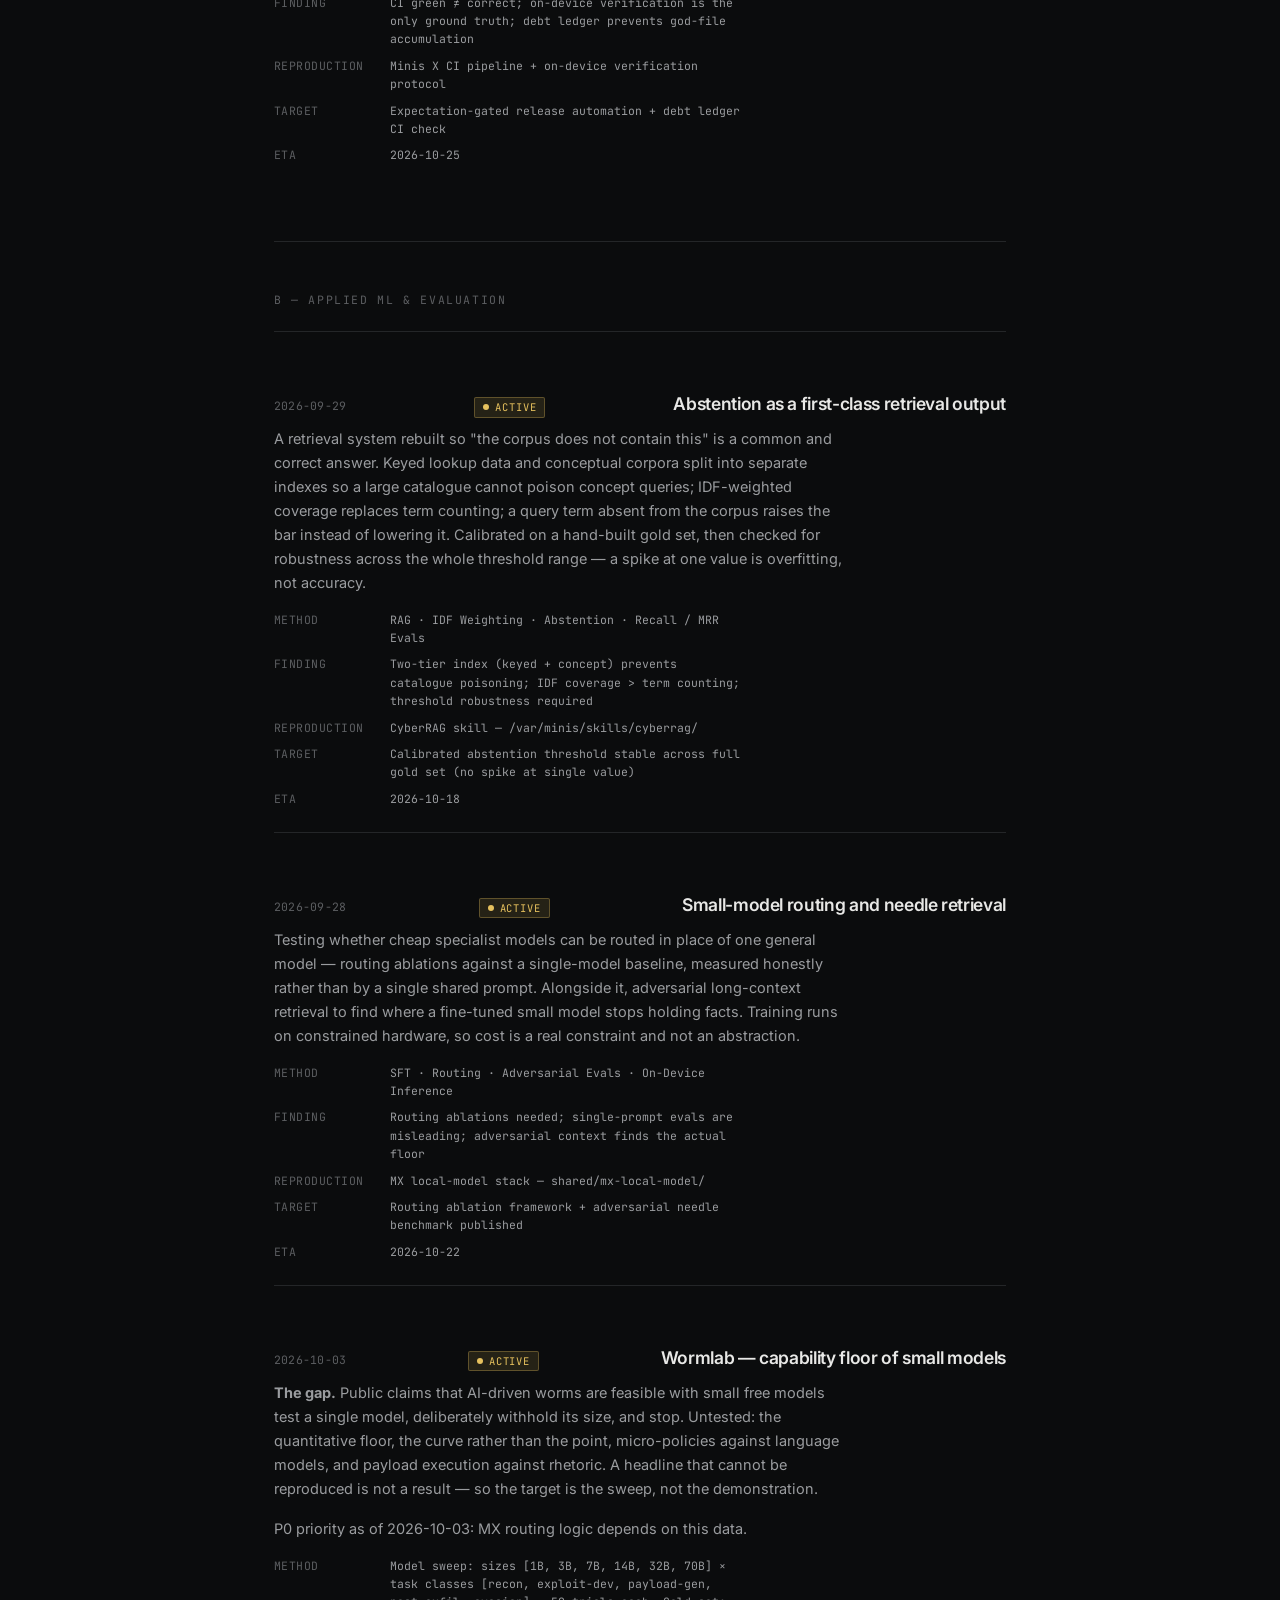
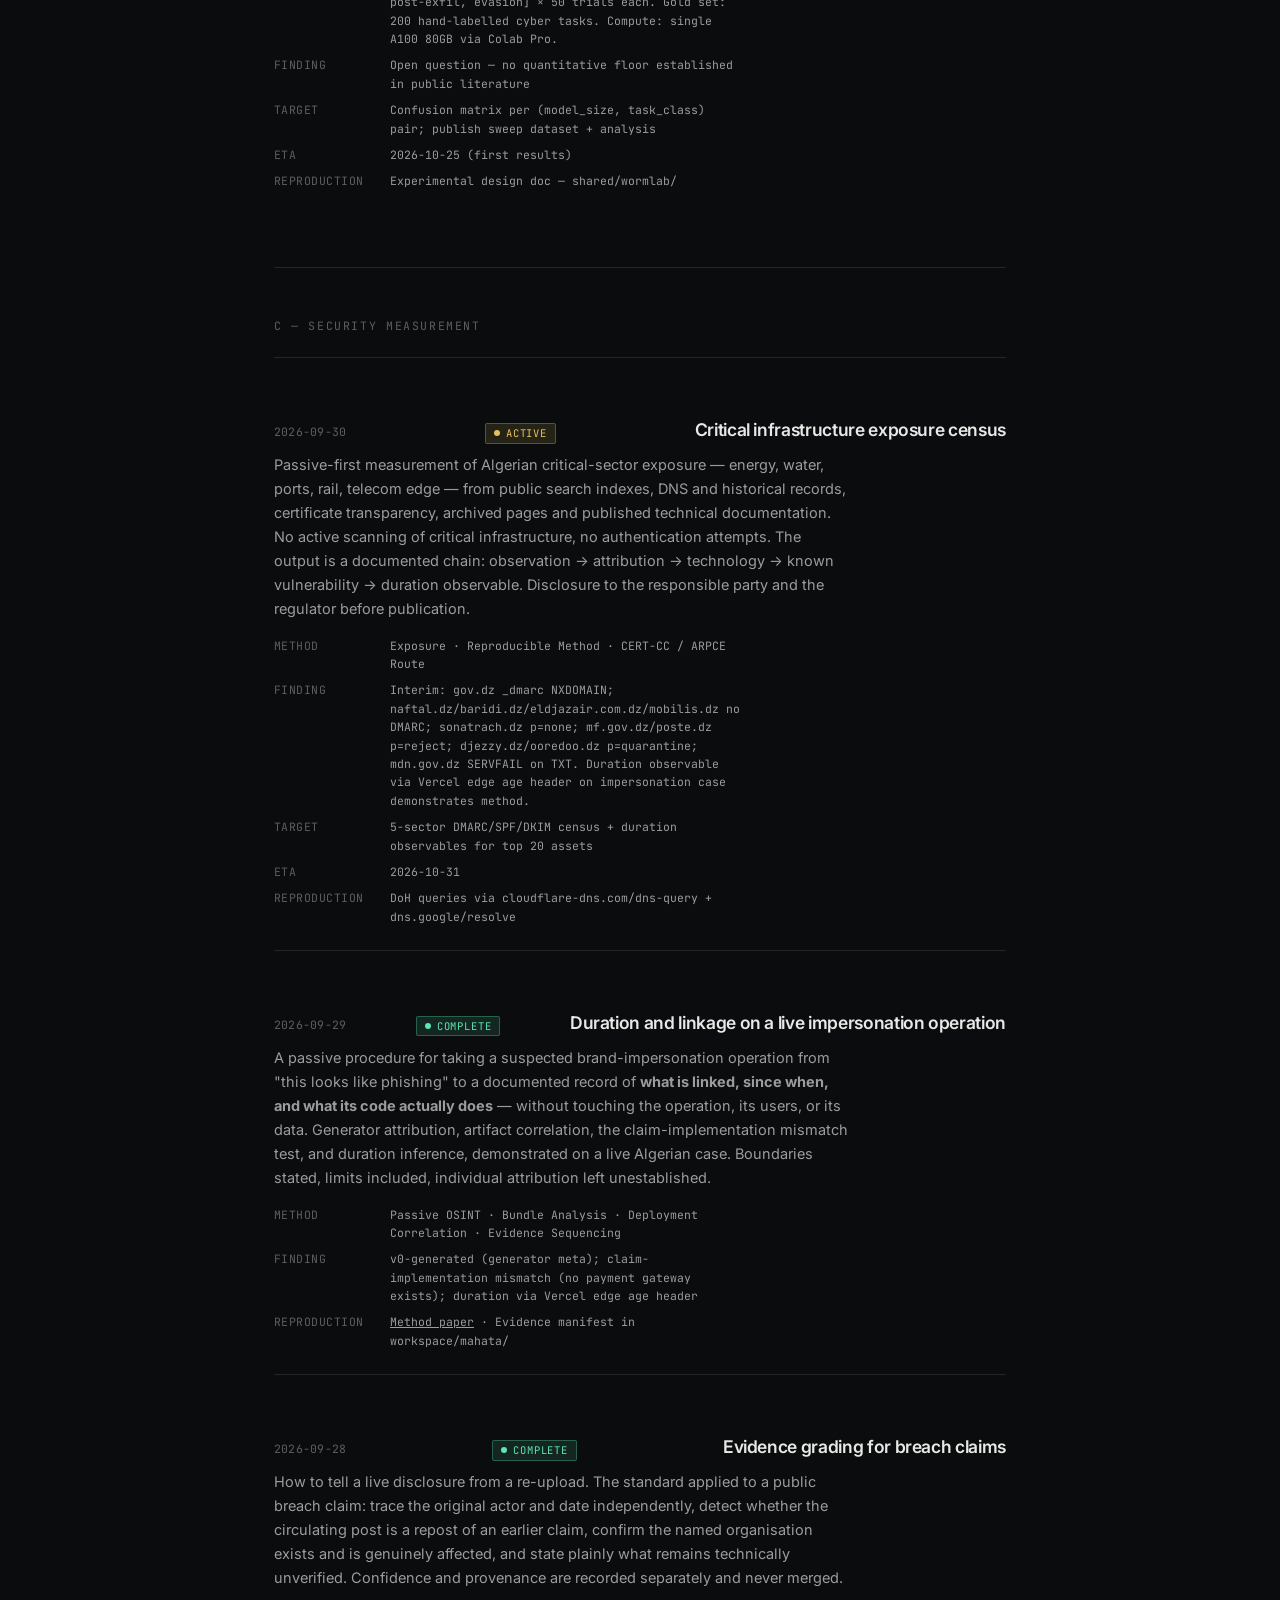
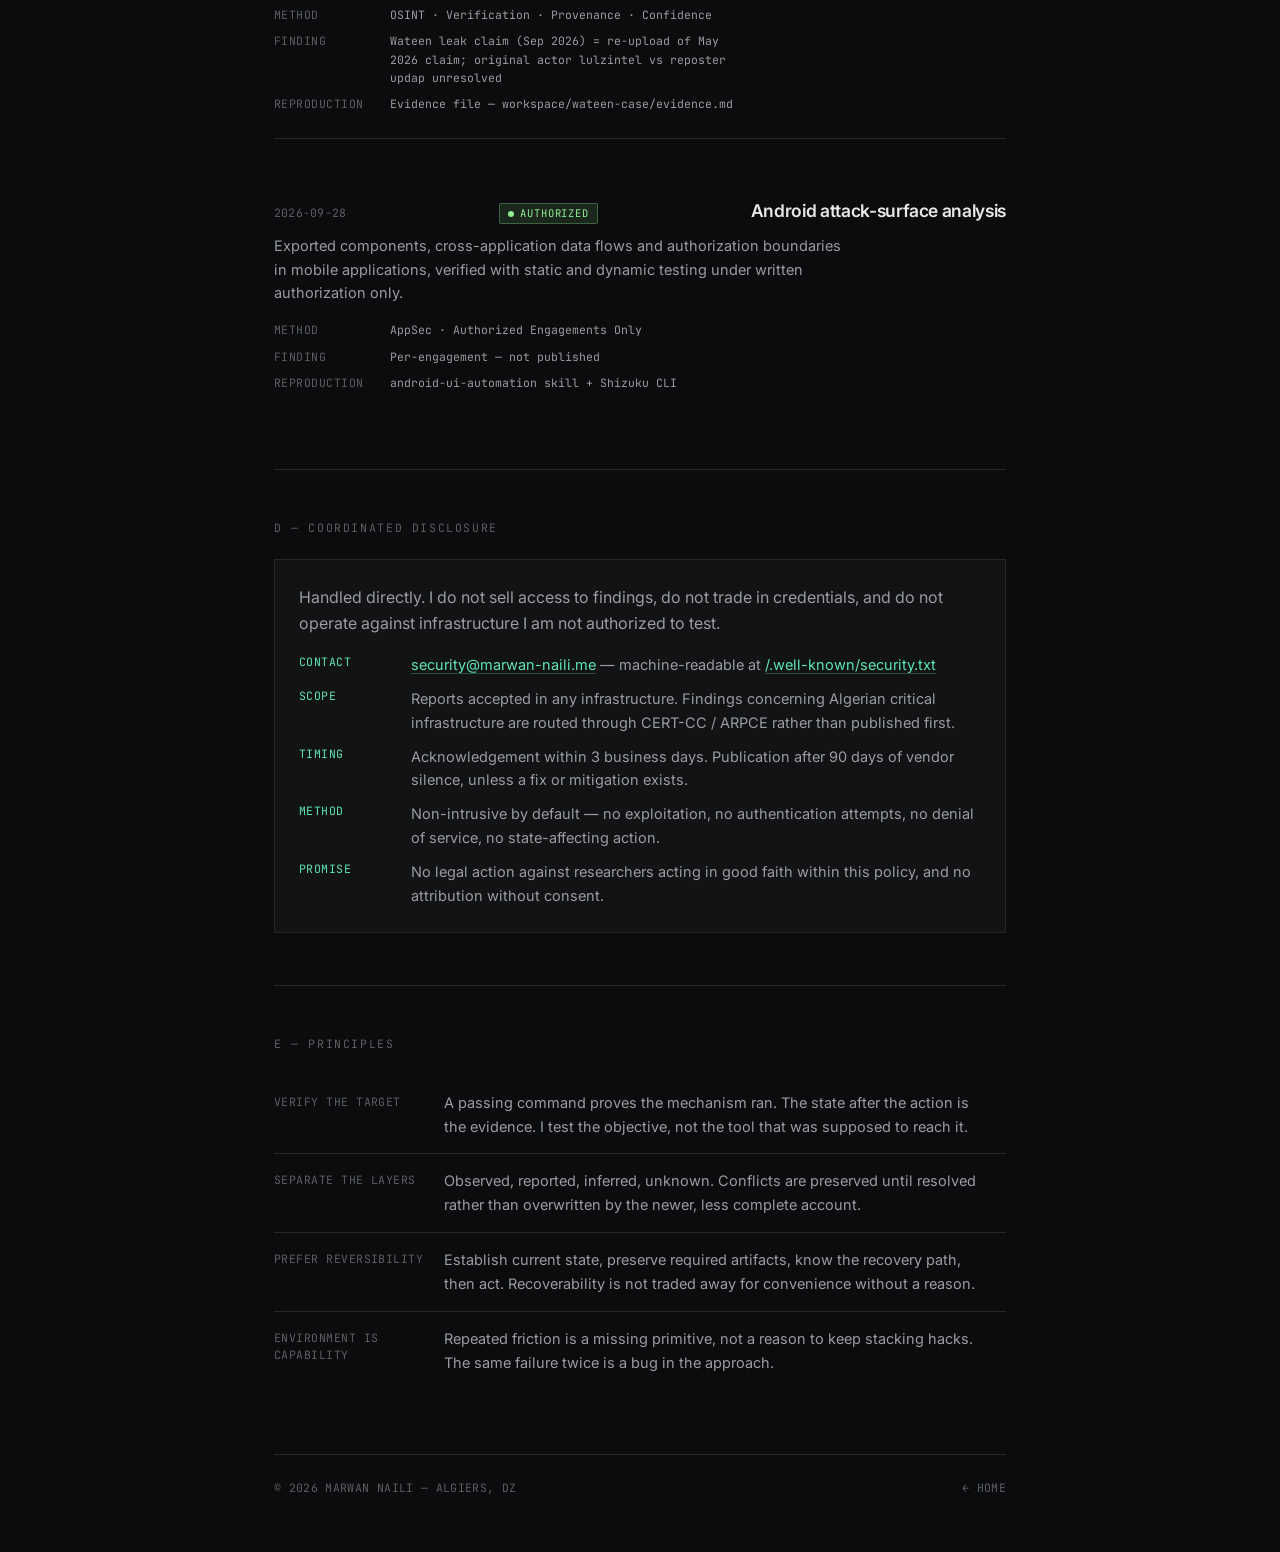
<file: research/index.html>
<!DOCTYPE html>
<html lang="en">
<head>
<meta charset="UTF-8">
<meta name="viewport" content="width=device-width, initial-scale=1">
<title>Research Record — Marwan Naili</title>
<meta name="description" content="Detailed research record: agentic systems, applied ML and evaluation, security measurement. Disclosure policy published.">
<meta name="theme-color" content="#0b0c0d">
<meta property="og:title" content="Research Record — Marwan Naili">
<meta property="og:description" content="Agentic systems, applied ML, security measurement. Method published with every result.">
<meta property="og:type" content="website">
<meta property="og:url" content="https://marwan-naili.me/research/">
<link rel="preconnect" href="https://fonts.googleapis.com">
<link rel="preconnect" href="https://fonts.gstatic.com" crossorigin>
<link rel="stylesheet" href="https://fonts.googleapis.com/css2?family=Inter:wght@400;500;600&family=JetBrains+Mono:wght@400;500&display=swap">
<link rel="icon" href="data:image/svg+xml,%3Csvg xmlns='http://www.w3.org/2000/svg' viewBox='0 0 100 100'%3E%3Crect width='100' height='100' fill='%230b0c0d'/%3E%3Ctext x='50' y='68' font-size='52' text-anchor='middle' fill='%235ee6b0' font-family='monospace'%3EM%3C/text%3E%3C/svg%3E">
<link rel="stylesheet" href="/style.css">
</head>
<body>
<div class="wrap">

  <header>
    <div>
      <h1>Research record</h1>
      <p class="role">METHOD PUBLISHED WITH EVERY RESULT</p>
      <p class="status"><span class="dot"></span>ALGIERS, DZ · UTC+01:00</p>
    </div>
    <nav class="nav">
      <a href="../">HOME</a>
      <a href="#disclosure">DISCLOSURE</a>
    </nav>
  </header>

  <section>
    <p class="intro">Everything below is measurement-only, authorized, or conducted on samples already in hand. Where a finding is unpublished it is marked <b>IN PROGRESS</b> and is not available for sale, download or redistribution.</p>
  </section>

  <section>
    <p class="section-label">A — AGENTIC SYSTEMS</p>

    <article class="research-entry">
      <header class="research-entry-header">
        <time class="research-entry-date" datetime="2026-09-28">2026-09-28</time>
        <span class="status-badge status-badge--active">ACTIVE</span>
        <h2 class="research-entry-title">Capability sandboxing for on-device agents</h2>
      </header>
      <div class="research-entry-body">
        <p>Containment design for a system that lets a model execute code: bind-mount discipline, declared-permission plugins, a network allowlist enforced beneath the application rather than inside it, and escape testing aimed at the boundary itself. Includes a self-audit that confirmed a privileged bridge crossing the guest boundary, the guards that held against cross-tree ptrace and proc re-rooting, and the fixes that closed the gap.</p>
      </div>
      <dl class="research-entry-fields">
        <dt>Method</dt><dd>Sandboxing · Permission Models · Network Enforcement · Boundary Testing</dd>
        <dt>Finding</dt><dd>Privileged bridge (Shizuku) crosses guest boundary; proc filters block cross-tree ptrace; native-offload is the escape vector</dd>
        <dt>Reproduction</dt><dd><a href="https://github.com/hellbound2307/Minis-X/blob/main/docs/sandbox-escape-report.md">sandbox-escape-report.md</a></dd>
        <dt>Target</dt><dd>Escape-test suite passing against Shizuku bridge + native-offload vector</dd>
        <dt>ETA</dt><dd>2026-10-15</dd>
      </dl>
    </article>

    <article class="research-entry">
      <header class="research-entry-header">
        <time class="research-entry-date" datetime="2026-09-28">2026-09-28</time>
        <span class="status-badge status-badge--active">ACTIVE</span>
        <h2 class="research-entry-title">Degradation behaviour in long-horizon agents</h2>
      </header>
      <div class="research-entry-body">
        <p>Observed failure modes when a model runs unattended across many turns: text-repetition collapse, empty responses returned as success, hard length walls, tool loops, and truncated context silently ending a task. Each classified as a distinct failure with an explicit exit rather than a retry that burns budget and pretends nothing happened.</p>
      </div>
      <dl class="research-entry-fields">
        <dt>Method</dt><dd>Failure Analysis · Loop Detection · Run Instrumentation</dd>
        <dt>Finding</dt><dd>7 distinct failure classes; TextRepetitionGuard, EmptyResponseGuard, EOFStubGuard, LengthWallGuard, VerificationStopGuard, BudgetResumeGuard, SemaphoreConcurrencyGuard</dd>
        <dt>Reproduction</dt><dd>Minis X agent loop — run telemetry in /var/minis/runs/</dd>
        <dt>Target</dt><dd>7 guard classes instrumented + telemetry dashboard</dd>
        <dt>ETA</dt><dd>2026-10-20</dd>
      </dl>
    </article>

    <article class="research-entry">
      <header class="research-entry-header">
        <time class="research-entry-date" datetime="2026-09-28">2026-09-28</time>
        <span class="status-badge status-badge--active">ACTIVE</span>
        <h2 class="research-entry-title">Sustaining a platform fork</h2>
      </header>
      <div class="research-entry-body">
        <p>Operational study of carrying a divergent platform fork: on-device build verification instead of trusting CI, expectation-gated releases, a debt ledger of files too large to keep editing safely, and a triage protocol for deciding what to steal from other forks. The failure modes are more instructive than the wins.</p>
      </div>
      <dl class="research-entry-fields">
        <dt>Method</dt><dd>Release Discipline · Technical Debt · CI Contracts</dd>
        <dt>Finding</dt><dd>CI green ≠ correct; on-device verification is the only ground truth; debt ledger prevents god-file accumulation</dd>
        <dt>Reproduction</dt><dd>Minis X CI pipeline + on-device verification protocol</dd>
        <dt>Target</dt><dd>Expectation-gated release automation + debt ledger CI check</dd>
        <dt>ETA</dt><dd>2026-10-25</dd>
      </dl>
    </article>

  </section>

  <section>
    <p class="section-label">B — APPLIED ML & EVALUATION</p>

    <article class="research-entry">
      <header class="research-entry-header">
        <time class="research-entry-date" datetime="2026-09-29">2026-09-29</time>
        <span class="status-badge status-badge--active">ACTIVE</span>
        <h2 class="research-entry-title">Abstention as a first-class retrieval output</h2>
      </header>
      <div class="research-entry-body">
        <p>A retrieval system rebuilt so "the corpus does not contain this" is a common and correct answer. Keyed lookup data and conceptual corpora split into separate indexes so a large catalogue cannot poison concept queries; IDF-weighted coverage replaces term counting; a query term absent from the corpus raises the bar instead of lowering it. Calibrated on a hand-built gold set, then checked for robustness across the whole threshold range — a spike at one value is overfitting, not accuracy.</p>
      </div>
      <dl class="research-entry-fields">
        <dt>Method</dt><dd>RAG · IDF Weighting · Abstention · Recall / MRR Evals</dd>
        <dt>Finding</dt><dd>Two-tier index (keyed + concept) prevents catalogue poisoning; IDF coverage > term counting; threshold robustness required</dd>
        <dt>Reproduction</dt><dd>CyberRAG skill — /var/minis/skills/cyberrag/</dd>
        <dt>Target</dt><dd>Calibrated abstention threshold stable across full gold set (no spike at single value)</dd>
        <dt>ETA</dt><dd>2026-10-18</dd>
      </dl>
    </article>

    <article class="research-entry">
      <header class="research-entry-header">
        <time class="research-entry-date" datetime="2026-09-28">2026-09-28</time>
        <span class="status-badge status-badge--active">ACTIVE</span>
        <h2 class="research-entry-title">Small-model routing and needle retrieval</h2>
      </header>
      <div class="research-entry-body">
        <p>Testing whether cheap specialist models can be routed in place of one general model — routing ablations against a single-model baseline, measured honestly rather than by a single shared prompt. Alongside it, adversarial long-context retrieval to find where a fine-tuned small model stops holding facts. Training runs on constrained hardware, so cost is a real constraint and not an abstraction.</p>
      </div>
      <dl class="research-entry-fields">
        <dt>Method</dt><dd>SFT · Routing · Adversarial Evals · On-Device Inference</dd>
        <dt>Finding</dt><dd>Routing ablations needed; single-prompt evals are misleading; adversarial context finds the actual floor</dd>
        <dt>Reproduction</dt><dd>MX local-model stack — shared/mx-local-model/</dd>
        <dt>Target</dt><dd>Routing ablation framework + adversarial needle benchmark published</dd>
        <dt>ETA</dt><dd>2026-10-22</dd>
      </dl>
    </article>

    <article class="research-entry">
      <header class="research-entry-header">
        <time class="research-entry-date" datetime="2026-10-03">2026-10-03</time>
        <span class="status-badge status-badge--active">ACTIVE</span>
        <h2 class="research-entry-title">Wormlab — capability floor of small models</h2>
      </header>
      <div class="research-entry-body">
        <p><b>The gap.</b> Public claims that AI-driven worms are feasible with small free models test a single model, deliberately withhold its size, and stop. Untested: the quantitative floor, the curve rather than the point, micro-policies against language models, and payload execution against rhetoric. A headline that cannot be reproduced is not a result — so the target is the sweep, not the demonstration.</p>
        <p>P0 priority as of 2026-10-03: MX routing logic depends on this data.</p>
      </div>
      <dl class="research-entry-fields">
        <dt>Method</dt><dd>Model sweep: sizes [1B, 3B, 7B, 14B, 32B, 70B] × task classes [recon, exploit-dev, payload-gen, post-exfil, evasion] × 50 trials each. Gold set: 200 hand-labelled cyber tasks. Compute: single A100 80GB via Colab Pro.</dd>
        <dt>Finding</dt><dd>Open question — no quantitative floor established in public literature</dd>
        <dt>Target</dt><dd>Confusion matrix per (model_size, task_class) pair; publish sweep dataset + analysis</dd>
        <dt>ETA</dt><dd>2026-10-25 (first results)</dd>
        <dt>Reproduction</dt><dd>Experimental design doc — shared/wormlab/</dd>
      </dl>
    </article>

  </section>

  <section>
    <p class="section-label">C — SECURITY MEASUREMENT</p>

    <article class="research-entry">
      <header class="research-entry-header">
        <time class="research-entry-date" datetime="2026-09-30">2026-09-30</time>
        <span class="status-badge status-badge--active">ACTIVE</span>
        <h2 class="research-entry-title">Critical infrastructure exposure census</h2>
      </header>
      <div class="research-entry-body">
        <p>Passive-first measurement of Algerian critical-sector exposure — energy, water, ports, rail, telecom edge — from public search indexes, DNS and historical records, certificate transparency, archived pages and published technical documentation. No active scanning of critical infrastructure, no authentication attempts. The output is a documented chain: observation → attribution → technology → known vulnerability → duration observable. Disclosure to the responsible party and the regulator before publication.</p>
      </div>
      <dl class="research-entry-fields">
        <dt>Method</dt><dd>Exposure · Reproducible Method · CERT-CC / ARPCE Route</dd>
        <dt>Finding</dt><dd>Interim: gov.dz _dmarc NXDOMAIN; naftal.dz/baridi.dz/eldjazair.com.dz/mobilis.dz no DMARC; sonatrach.dz p=none; mf.gov.dz/poste.dz p=reject; djezzy.dz/ooredoo.dz p=quarantine; mdn.gov.dz SERVFAIL on TXT. Duration observable via Vercel edge age header on impersonation case demonstrates method.</dd>
        <dt>Target</dt><dd>5-sector DMARC/SPF/DKIM census + duration observables for top 20 assets</dd>
        <dt>ETA</dt><dd>2026-10-31</dd>
        <dt>Reproduction</dt><dd>DoH queries via cloudflare-dns.com/dns-query + dns.google/resolve</dd>
      </dl>
    </article>

    <article class="research-entry">
      <header class="research-entry-header">
        <time class="research-entry-date" datetime="2026-09-29">2026-09-29</time>
        <span class="status-badge status-badge--shipped">COMPLETE</span>
        <h2 class="research-entry-title"><a href="./impersonation-infrastructure-method/">Duration and linkage on a live impersonation operation</a></h2>
      </header>
      <div class="research-entry-body">
        <p>A passive procedure for taking a suspected brand-impersonation operation from "this looks like phishing" to a documented record of <b>what is linked, since when, and what its code actually does</b> — without touching the operation, its users, or its data. Generator attribution, artifact correlation, the claim-implementation mismatch test, and duration inference, demonstrated on a live Algerian case. Boundaries stated, limits included, individual attribution left unestablished.</p>
      </div>
      <dl class="research-entry-fields">
        <dt>Method</dt><dd>Passive OSINT · Bundle Analysis · Deployment Correlation · Evidence Sequencing</dd>
        <dt>Finding</dt><dd>v0-generated (generator meta); claim-implementation mismatch (no payment gateway exists); duration via Vercel edge age header</dd>
        <dt>Reproduction</dt><dd><a href="https://marwan-naili.me/research/impersonation-infrastructure-method/">Method paper</a> · Evidence manifest in workspace/mahata/</dd>
      </dl>
    </article>

    <article class="research-entry">
      <header class="research-entry-header">
        <time class="research-entry-date" datetime="2026-09-28">2026-09-28</time>
        <span class="status-badge status-badge--shipped">COMPLETE</span>
        <h2 class="research-entry-title">Evidence grading for breach claims</h2>
      </header>
      <div class="research-entry-body">
        <p>How to tell a live disclosure from a re-upload. The standard applied to a public breach claim: trace the original actor and date independently, detect whether the circulating post is a repost of an earlier claim, confirm the named organisation exists and is genuinely affected, and state plainly what remains technically unverified. Confidence and provenance are recorded separately and never merged.</p>
      </div>
      <dl class="research-entry-fields">
        <dt>Method</dt><dd>OSINT · Verification · Provenance · Confidence</dd>
        <dt>Finding</dt><dd>Wateen leak claim (Sep 2026) = re-upload of May 2026 claim; original actor lulzintel vs reposter updap unresolved</dd>
        <dt>Reproduction</dt><dd>Evidence file — workspace/wateen-case/evidence.md</dd>
      </dl>
    </article>

    <article class="research-entry">
      <header class="research-entry-header">
        <time class="research-entry-date" datetime="2026-09-28">2026-09-28</time>
        <span class="status-badge status-badge--authorized">AUTHORIZED</span>
        <h2 class="research-entry-title">Android attack-surface analysis</h2>
      </header>
      <div class="research-entry-body">
        <p>Exported components, cross-application data flows and authorization boundaries in mobile applications, verified with static and dynamic testing under written authorization only.</p>
      </div>
      <dl class="research-entry-fields">
        <dt>Method</dt><dd>AppSec · Authorized Engagements Only</dd>
        <dt>Finding</dt><dd>Per-engagement — not published</dd>
        <dt>Reproduction</dt><dd>android-ui-automation skill + Shizuku CLI</dd>
      </dl>
    </article>

  </section>

  <section id="disclosure">
    <p class="section-label">D — COORDINATED DISCLOSURE</p>
    <div class="disclosure-block">
      <p>Handled directly. I do not sell access to findings, do not trade in credentials, and do not operate against infrastructure I am not authorized to test.</p>
      <ul class="bullets">
        <li><b>Contact</b><span><a href="mailto:security@marwan-naili.me">security@marwan-naili.me</a> — machine-readable at <a href="https://marwan-naili.me/.well-known/security.txt">/.well-known/security.txt</a></span></li>
        <li><b>Scope</b><span>Reports accepted in any infrastructure. Findings concerning Algerian critical infrastructure are routed through CERT-CC / ARPCE rather than published first.</span></li>
        <li><b>Timing</b><span>Acknowledgement within 3 business days. Publication after 90 days of vendor silence, unless a fix or mitigation exists.</span></li>
        <li><b>Method</b><span>Non-intrusive by default — no exploitation, no authentication attempts, no denial of service, no state-affecting action.</span></li>
        <li><b>Promise</b><span>No legal action against researchers acting in good faith within this policy, and no attribution without consent.</span></li>
      </ul>
    </div>
  </section>

  <section>
    <p class="section-label">E — PRINCIPLES</p>
    <dl class="defs">
      <div><dt>Verify the target</dt><dd>A passing command proves the mechanism ran. The state after the action is the evidence. I test the objective, not the tool that was supposed to reach it.</dd></div>
      <div><dt>Separate the layers</dt><dd>Observed, reported, inferred, unknown. Conflicts are preserved until resolved rather than overwritten by the newer, less complete account.</dd></div>
      <div><dt>Prefer reversibility</dt><dd>Establish current state, preserve required artifacts, know the recovery path, then act. Recoverability is not traded away for convenience without a reason.</dd></div>
      <div><dt>Environment is capability</dt><dd>Repeated friction is a missing primitive, not a reason to keep stacking hacks. The same failure twice is a bug in the approach.</dd></div>
    </dl>
  </section>

  <footer>
    <span>© 2026 MARWAN NAILI — ALGIERS, DZ</span>
    <a href="../">← HOME</a>
  </footer>

</div>
</body>
</html>
</file>
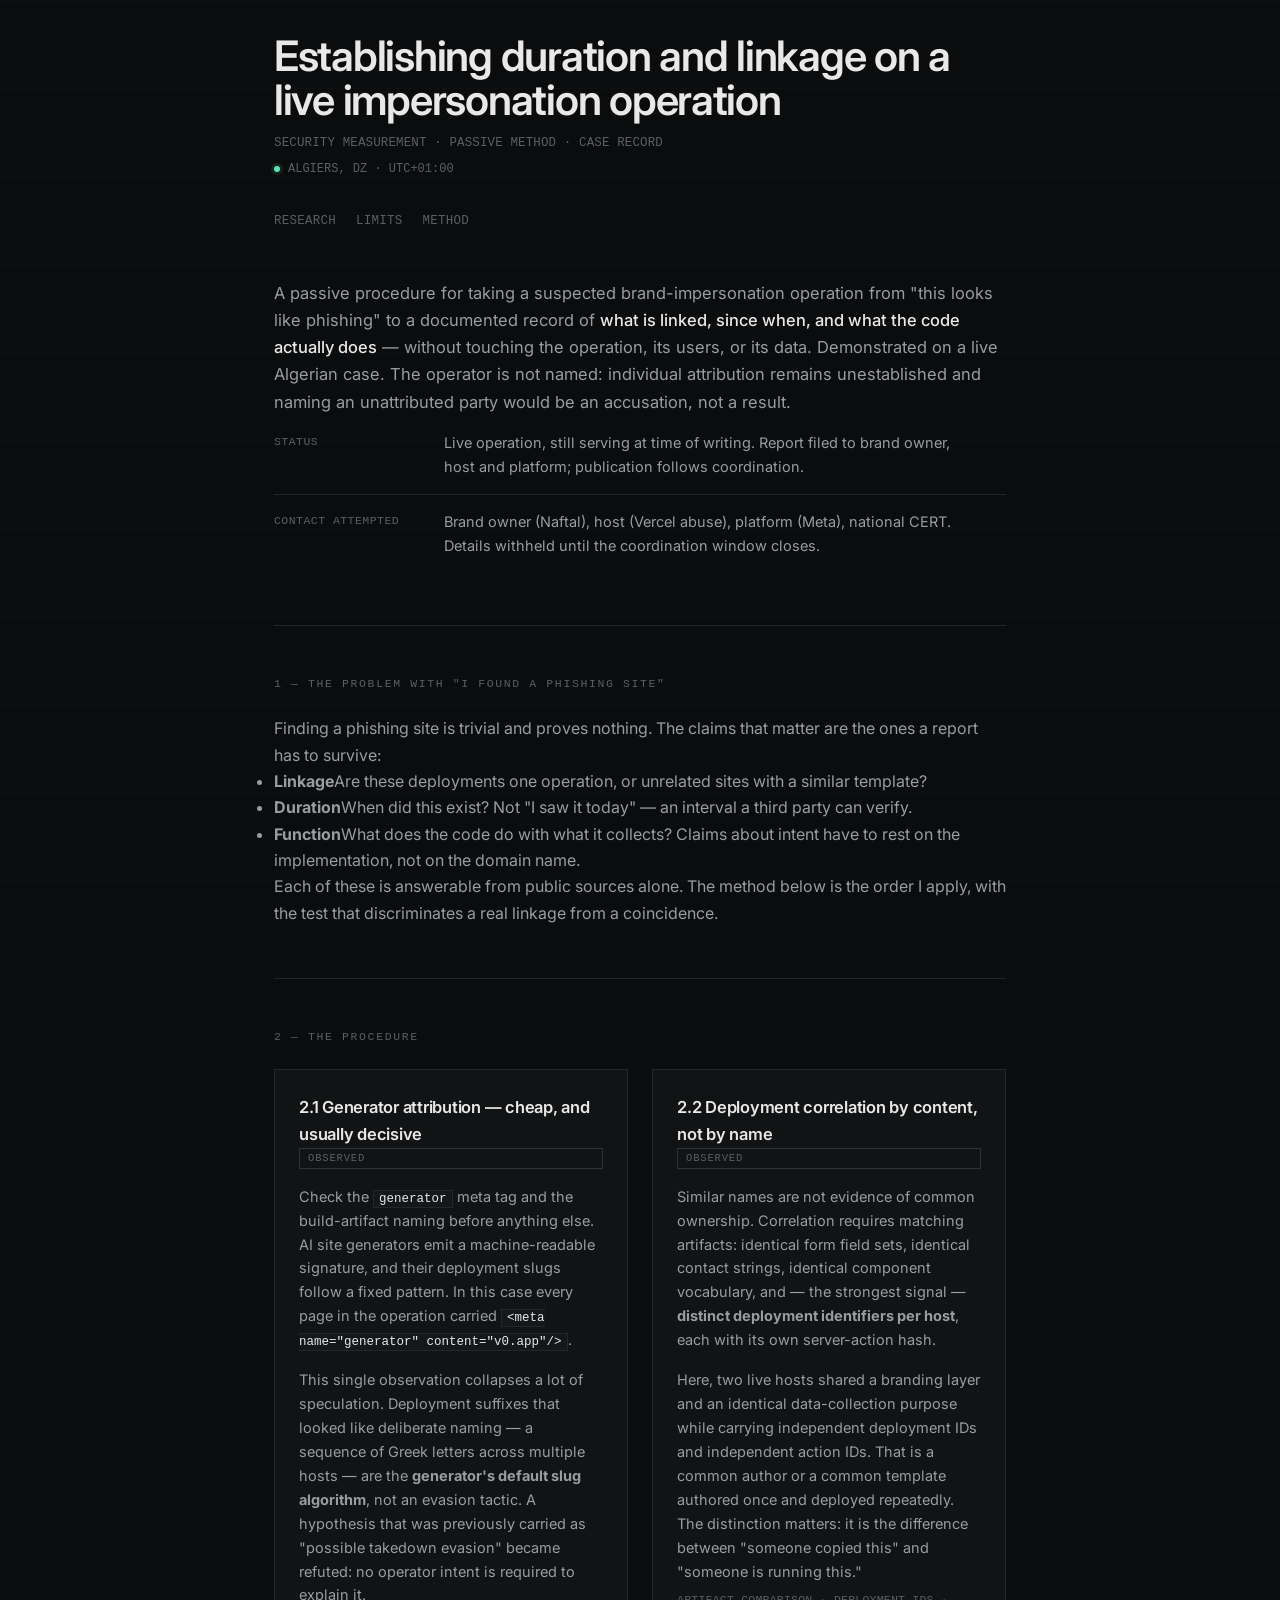
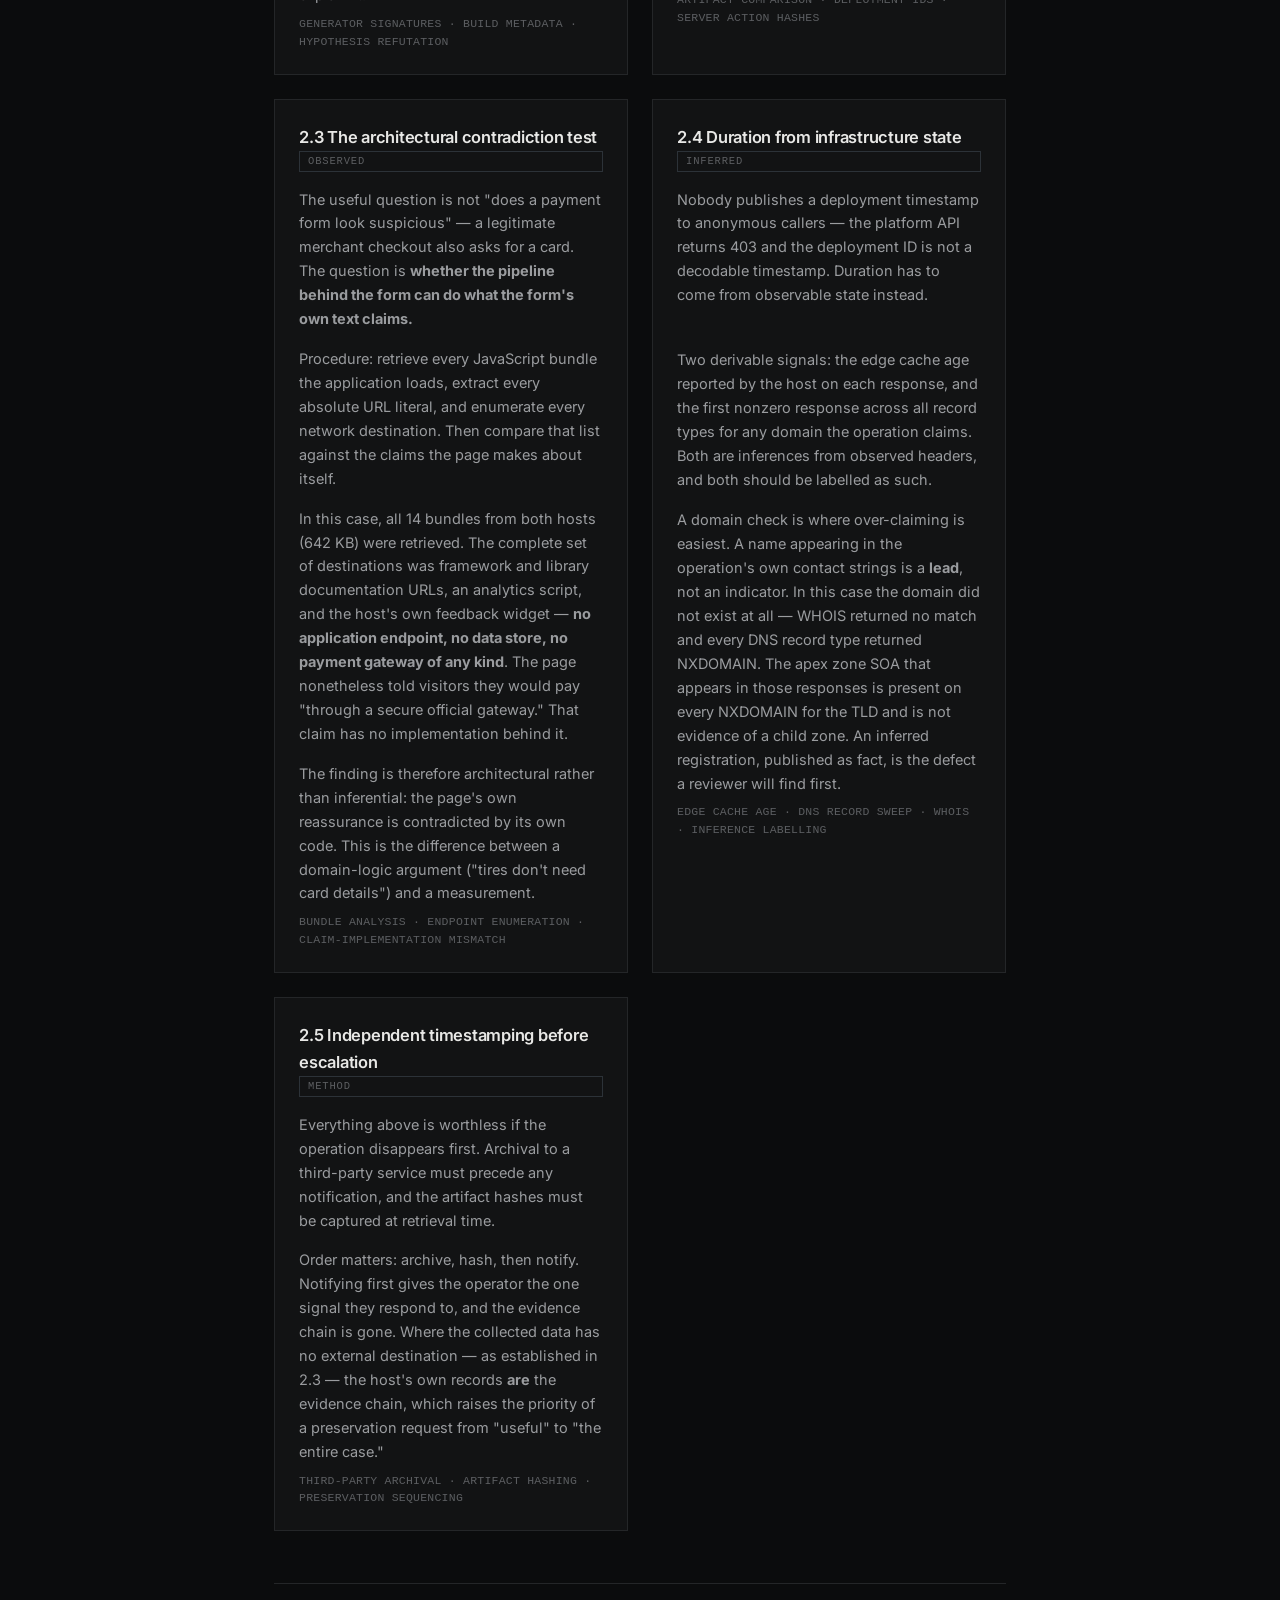
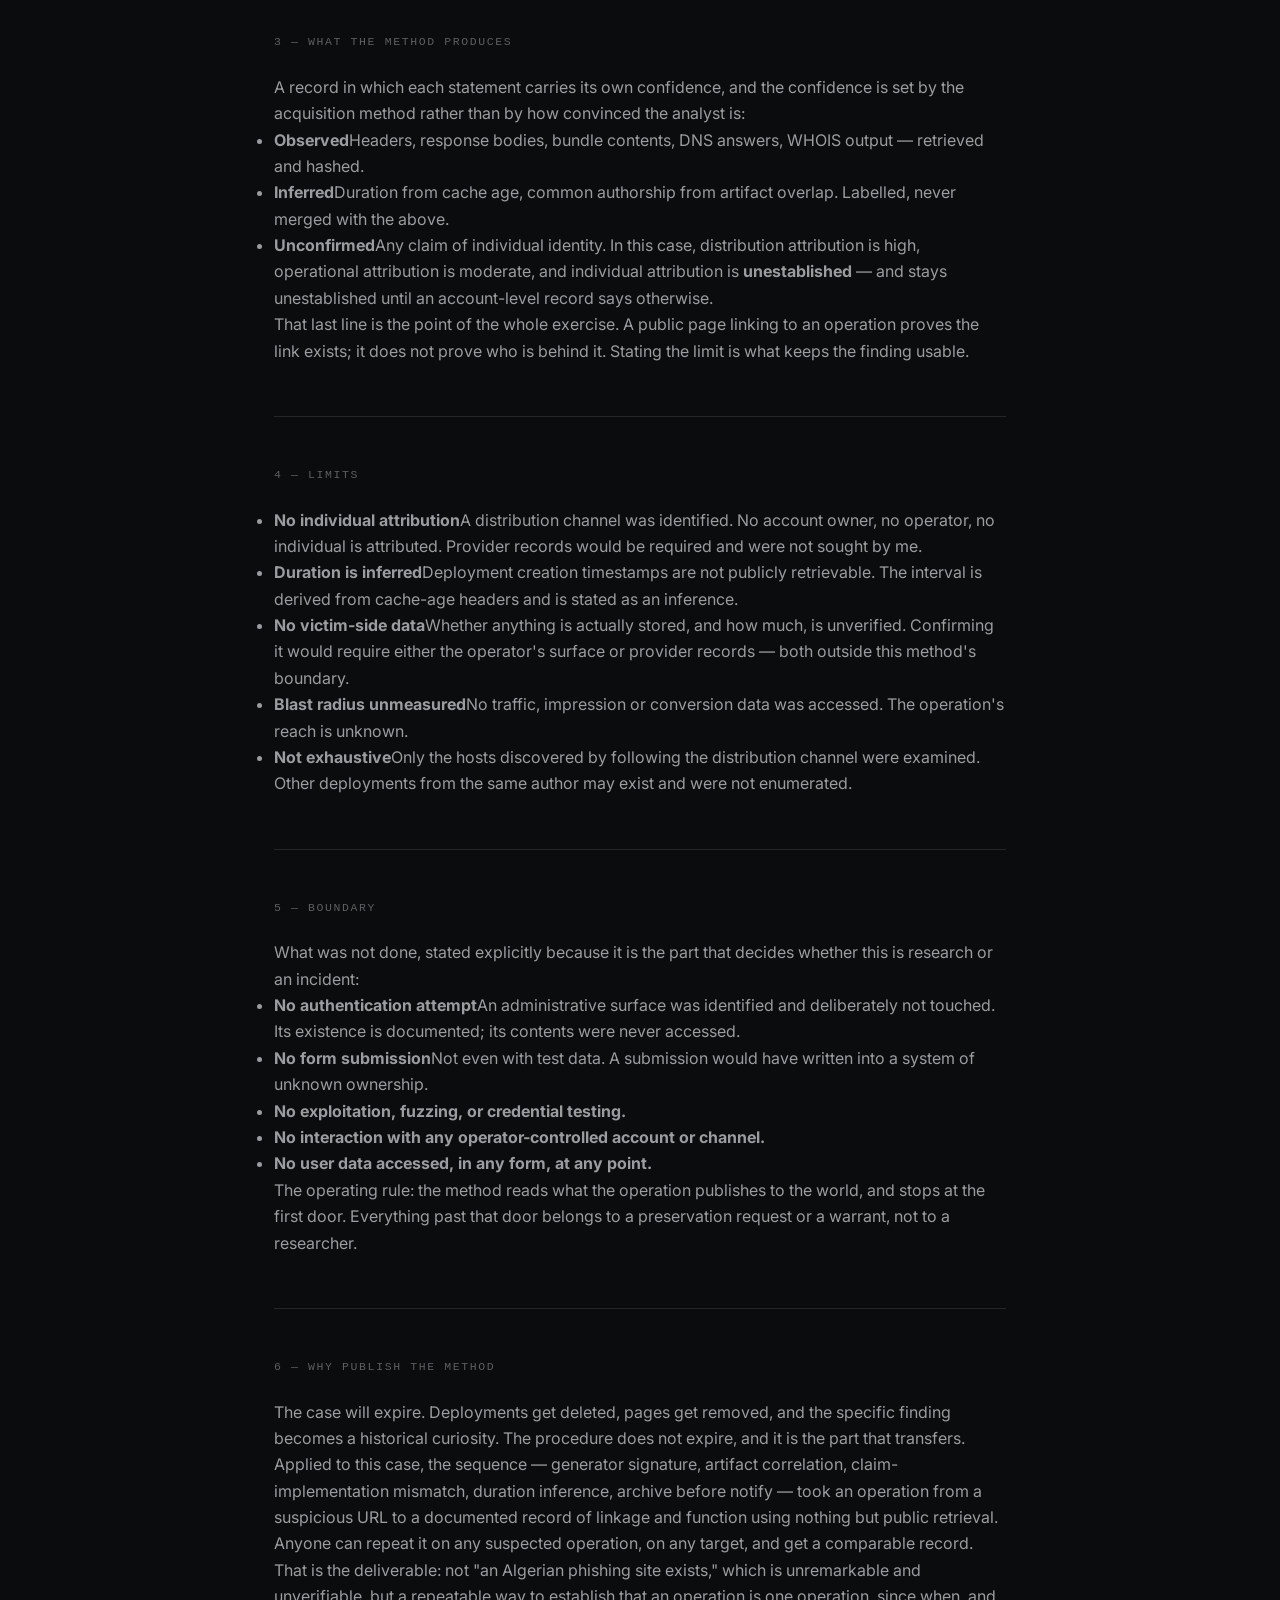
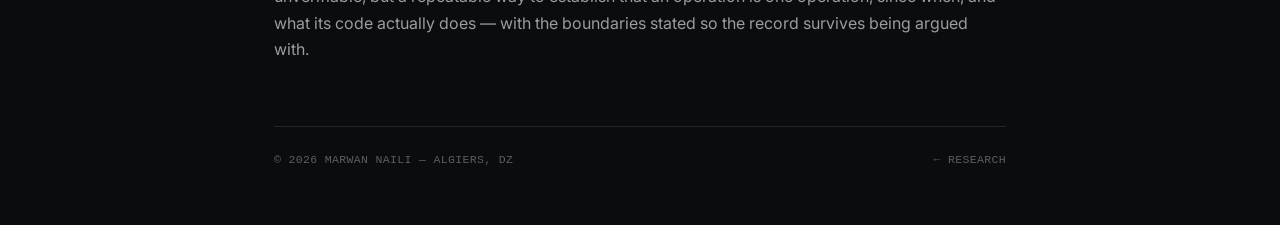
<file: research/impersonation-infrastructure-method/index.html>
<!DOCTYPE html>
<html lang="en">
<head>
<meta charset="UTF-8">
<meta name="viewport" content="width=device-width, initial-scale=1">
<title>Establishing duration and linkage on a live impersonation operation — Marwan Naili</title>
<meta name="description" content="A passive method for establishing infrastructure linkage and duration on a suspected brand-impersonation operation, demonstrated on an Algerian case. Method published with the result.">
<meta name="theme-color" content="#0b0c0d">
<meta property="og:title" content="Establishing duration and linkage on a live impersonation operation">
<meta property="og:description" content="Passive-only method: generator attribution, deployment correlation, and the architectural contradiction test.">
<meta property="og:type" content="article">
<meta property="og:url" content="https://marwan-naili.me/research/impersonation-infrastructure-method/">
<link rel="preconnect" href="https://fonts.googleapis.com">
<link rel="preconnect" href="https://fonts.gstatic.com" crossorigin>
<link rel="stylesheet" href="https://fonts.googleapis.com/css2?family=Inter:wght@400;500;600&display=swap">
<link rel="icon" href="data:image/svg+xml,%3Csvg xmlns='http://www.w3.org/2000/svg' viewBox='0 0 100 100'%3E%3Crect width='100' height='100' fill='%230b0c0d'/%3E%3Ctext x='50' y='68' font-size='52' text-anchor='middle' fill='%23c8f751' font-family='monospace'%3EM%3C/text%3E%3C/svg%3E">
<link rel="stylesheet" href="/style.css">
</head>
<body>
<div class="wrap">

  <header>
    <div>
      <h1>Establishing duration and linkage on a live impersonation operation</h1>
      <p class="role">SECURITY MEASUREMENT · PASSIVE METHOD · CASE RECORD</p>
      <p class="status"><span class="dot"></span>ALGIERS, DZ · UTC+01:00</p>
    </div>
    <nav class="nav">
      <a href="../">RESEARCH</a>
      <a href="#limits">LIMITS</a>
      <a href="#method">METHOD</a>
    </nav>
  </header>

  <section>
    <p class="intro">A passive procedure for taking a suspected brand-impersonation operation from "this looks like phishing" to a documented record of <b>what is linked, since when, and what the code actually does</b> — without touching the operation, its users, or its data. Demonstrated on a live Algerian case. The operator is not named: individual attribution remains unestablished and naming an unattributed party would be an accusation, not a result.</p>
    <dl class="defs">
      <div><dt>Status</dt><dd>Live operation, still serving at time of writing. Report filed to brand owner, host and platform; publication follows coordination.</dd></div>
      <div><dt>Contact attempted</dt><dd>Brand owner (Naftal), host (Vercel abuse), platform (Meta), national CERT. Details withheld until the coordination window closes.</dd></div>
    </dl>
  </section>

  <section id="why">
    <p class="section-label">1 — THE PROBLEM WITH "I FOUND A PHISHING SITE"</p>
    <div class="panel">
      <p>Finding a phishing site is trivial and proves nothing. The claims that matter are the ones a report has to survive:</p>
      <ul class="bullets">
        <li><b>Linkage</b><span>Are these deployments one operation, or unrelated sites with a similar template?</span></li>
        <li><b>Duration</b><span>When did this exist? Not "I saw it today" — an interval a third party can verify.</span></li>
        <li><b>Function</b><span>What does the code do with what it collects? Claims about intent have to rest on the implementation, not on the domain name.</span></li>
      </ul>
      <p>Each of these is answerable from public sources alone. The method below is the order I apply, with the test that discriminates a real linkage from a coincidence.</p>
    </div>
  </section>

  <section id="method">
    <p class="section-label">2 — THE PROCEDURE</p>
    <div class="work">

      <article class="project">
        <h3>2.1 Generator attribution — cheap, and usually decisive</h3>
        <span class="tag">observed</span>
        <p>Check the <code>generator</code> meta tag and the build-artifact naming before anything else. AI site generators emit a machine-readable signature, and their deployment slugs follow a fixed pattern. In this case every page in the operation carried <code>&lt;meta name="generator" content="v0.app"/&gt;</code>.</p>
        <p>This single observation collapses a lot of speculation. Deployment suffixes that looked like deliberate naming — a sequence of Greek letters across multiple hosts — are the <b>generator's default slug algorithm</b>, not an evasion tactic. A hypothesis that was previously carried as "possible takedown evasion" became refuted: no operator intent is required to explain it.</p>
        <p class="meta">GENERATOR SIGNATURES · BUILD METADATA · HYPOTHESIS REFUTATION</p>
      </article>

      <article class="project">
        <h3>2.2 Deployment correlation by content, not by name</h3>
        <span class="tag">observed</span>
        <p>Similar names are not evidence of common ownership. Correlation requires matching artifacts: identical form field sets, identical contact strings, identical component vocabulary, and — the strongest signal — <b>distinct deployment identifiers per host</b>, each with its own server-action hash.</p>
        <p>Here, two live hosts shared a branding layer and an identical data-collection purpose while carrying independent deployment IDs and independent action IDs. That is a common author or a common template authored once and deployed repeatedly. The distinction matters: it is the difference between "someone copied this" and "someone is running this."</p>
        <p class="meta">ARTIFACT COMPARISON · DEPLOYMENT IDS · SERVER ACTION HASHES</p>
      </article>

      <article class="project">
        <h3>2.3 The architectural contradiction test</h3>
        <span class="tag">observed</span>
        <p>The useful question is not "does a payment form look suspicious" — a legitimate merchant checkout also asks for a card. The question is <b>whether the pipeline behind the form can do what the form's own text claims.</b></p>
        <p>Procedure: retrieve every JavaScript bundle the application loads, extract every absolute URL literal, and enumerate every network destination. Then compare that list against the claims the page makes about itself.</p>
        <p>In this case, all 14 bundles from both hosts (642&nbsp;KB) were retrieved. The complete set of destinations was framework and library documentation URLs, an analytics script, and the host's own feedback widget — <b>no application endpoint, no data store, no payment gateway of any kind</b>. The page nonetheless told visitors they would pay "through a secure official gateway." That claim has no implementation behind it.</p>
        <p>The finding is therefore architectural rather than inferential: the page's own reassurance is contradicted by its own code. This is the difference between a domain-logic argument ("tires don't need card details") and a measurement.</p>
        <p class="meta">BUNDLE ANALYSIS · ENDPOINT ENUMERATION · CLAIM-IMPLEMENTATION MISMATCH</p>
      </article>

      <article class="project">
        <h3>2.4 Duration from infrastructure state</h3>
        <span class="tag">inferred</span>
        <p>Nobody publishes a deployment timestamp to anonymous callers — the platform API returns 403 and the deployment ID is not a decodable timestamp. Duration has to come from observable state instead.</p>
        <p>Two derivable signals: the edge cache age reported by the host on each response, and the first nonzero response across all record types for any domain the operation claims. Both are inferences from observed headers, and both should be labelled as such.</p>
        <p>A domain check is where over-claiming is easiest. A name appearing in the operation's own contact strings is a <b>lead</b>, not an indicator. In this case the domain did not exist at all — WHOIS returned no match and every DNS record type returned NXDOMAIN. The apex zone SOA that appears in those responses is present on every NXDOMAIN for the TLD and is not evidence of a child zone. An inferred registration, published as fact, is the defect a reviewer will find first.</p>
        <p class="meta">EDGE CACHE AGE · DNS RECORD SWEEP · WHOIS · INFERENCE LABELLING</p>
      </article>

      <article class="project">
        <h3>2.5 Independent timestamping before escalation</h3>
        <span class="tag">method</span>
        <p>Everything above is worthless if the operation disappears first. Archival to a third-party service must precede any notification, and the artifact hashes must be captured at retrieval time.</p>
        <p>Order matters: archive, hash, then notify. Notifying first gives the operator the one signal they respond to, and the evidence chain is gone. Where the collected data has no external destination — as established in 2.3 — the host's own records <b>are</b> the evidence chain, which raises the priority of a preservation request from "useful" to "the entire case."</p>
        <p class="meta">THIRD-PARTY ARCHIVAL · ARTIFACT HASHING · PRESERVATION SEQUENCING</p>
      </article>

    </div>
  </section>

  <section>
    <p class="section-label">3 — WHAT THE METHOD PRODUCES</p>
    <div class="panel">
      <p>A record in which each statement carries its own confidence, and the confidence is set by the acquisition method rather than by how convinced the analyst is:</p>
      <ul class="bullets">
        <li><b>Observed</b><span>Headers, response bodies, bundle contents, DNS answers, WHOIS output — retrieved and hashed.</span></li>
        <li><b>Inferred</b><span>Duration from cache age, common authorship from artifact overlap. Labelled, never merged with the above.</span></li>
        <li><b>Unconfirmed</b><span>Any claim of individual identity. In this case, distribution attribution is high, operational attribution is moderate, and individual attribution is <b>unestablished</b> — and stays unestablished until an account-level record says otherwise.</span></li>
      </ul>
      <p>That last line is the point of the whole exercise. A public page linking to an operation proves the link exists; it does not prove who is behind it. Stating the limit is what keeps the finding usable.</p>
    </div>
  </section>

  <section id="limits">
    <p class="section-label">4 — LIMITS</p>
    <div class="panel">
      <ul class="bullets">
        <li><b>No individual attribution</b><span>A distribution channel was identified. No account owner, no operator, no individual is attributed. Provider records would be required and were not sought by me.</span></li>
        <li><b>Duration is inferred</b><span>Deployment creation timestamps are not publicly retrievable. The interval is derived from cache-age headers and is stated as an inference.</span></li>
        <li><b>No victim-side data</b><span>Whether anything is actually stored, and how much, is unverified. Confirming it would require either the operator's surface or provider records — both outside this method's boundary.</span></li>
        <li><b>Blast radius unmeasured</b><span>No traffic, impression or conversion data was accessed. The operation's reach is unknown.</span></li>
        <li><b>Not exhaustive</b><span>Only the hosts discovered by following the distribution channel were examined. Other deployments from the same author may exist and were not enumerated.</span></li>
      </ul>
    </div>
  </section>

  <section id="boundary">
    <p class="section-label">5 — BOUNDARY</p>
    <div class="panel">
      <p>What was not done, stated explicitly because it is the part that decides whether this is research or an incident:</p>
      <ul class="bullets">
        <li><b>No authentication attempt</b><span>An administrative surface was identified and deliberately not touched. Its existence is documented; its contents were never accessed.</span></li>
        <li><b>No form submission</b><span>Not even with test data. A submission would have written into a system of unknown ownership.</span></li>
        <li><b>No exploitation, fuzzing, or credential testing.</b></li>
        <li><b>No interaction with any operator-controlled account or channel.</b></li>
        <li><b>No user data accessed, in any form, at any point.</b></li>
      </ul>
      <p>The operating rule: the method reads what the operation publishes to the world, and stops at the first door. Everything past that door belongs to a preservation request or a warrant, not to a researcher.</p>
    </div>
  </section>

  <section>
    <p class="section-label">6 — WHY PUBLISH THE METHOD</p>
    <div class="panel">
      <p>The case will expire. Deployments get deleted, pages get removed, and the specific finding becomes a historical curiosity. The procedure does not expire, and it is the part that transfers.</p>
      <p>Applied to this case, the sequence — generator signature, artifact correlation, claim-implementation mismatch, duration inference, archive before notify — took an operation from a suspicious URL to a documented record of linkage and function using nothing but public retrieval. Anyone can repeat it on any suspected operation, on any target, and get a comparable record.</p>
      <p>That is the deliverable: not "an Algerian phishing site exists," which is unremarkable and unverifiable, but a repeatable way to establish that an operation is one operation, since when, and what its code actually does — with the boundaries stated so the record survives being argued with.</p>
    </div>
  </section>

  <footer>
    <span>© 2026 MARWAN NAILI — ALGIERS, DZ</span>
    <a href="../">← RESEARCH</a>
  </footer>

</div>
</body>
</html>
</file>
<file: style.css>
/* marwan-naili.me — terminal-manifest
   Rules: one accent, monospace for machine data, system stack for prose,
   no rounded-card grids, no gradients-as-decoration, no emoji. */

:root {
  /* Base */
  --bg: #0b0c0d;
  --bg-elevated: #121314;
  --border: #242628;
  --border-hi: #2c3238;
  --text-primary: #e8e8e6;
  --text-secondary: #9a9c9f;
  --text-dim: #5c5e61;

  /* Single accent — status/action only */
  --accent: #5ee6b0;
  --accent-dim: #2a4d3e;

  /* Status badges */
  --status-shipped: #5ee6b0;
  --status-active: #e6c15e;
  --status-research: #5e9ee6;

  /* Typography */
  --font-mono: 'JetBrains Mono', 'IBM Plex Mono', ui-monospace, SFMono-Regular, Menlo, Consolas, monospace;
  --font-body: 'Inter', -apple-system, BlinkMacSystemFont, 'Segoe UI', Roboto, Helvetica, Arial, sans-serif;

  /* Spacing scale */
  --space-1: 0.5rem;
  --space-2: 1rem;
  --space-3: 1.5rem;
  --space-4: 2.5rem;
  --space-5: 4rem;

  /* Layout */
  --wrap: 780px;
}

/* Legacy aliases (transition) */
:root {
  --panel: var(--bg-elevated);
  --panel-2: #15181b;
  --line: var(--border);
  --line-hi: var(--border-hi);
  --text: var(--text-primary);
  --body: var(--text-secondary);
  --faint: var(--text-dim);
  --sans: var(--font-body);
  --mono: var(--font-mono);
}

* { box-sizing: border-box; margin: 0; padding: 0 }
html { -webkit-text-size-adjust: 100%; scroll-behavior: smooth }
@media (prefers-reduced-motion: reduce) { html { scroll-behavior: auto } }

body {
  background: var(--bg);
  color: var(--body);
  font: 16px/1.65 var(--font-body);
  -webkit-font-smoothing: antialiased;
  text-rendering: optimizeLegibility;
}

/* faint grid — texture, not decoration */
body::before {
  content: "";
  position: fixed; inset: 0; pointer-events: none; z-index: 0;
  background-image: linear-gradient(var(--border) 1px, transparent 1px);
  background-size: 100% 88px;
  opacity: .16;
}
body > * { position: relative; z-index: 1 }

::selection { background: var(--accent); color: #0b0c0d }
a { color: inherit }
a:focus-visible { outline: 2px solid var(--accent); outline-offset: 3px }

.wrap { max-width: var(--wrap); margin: 0 auto; padding: 0 24px }

/* ── header ───────────────────────────────────────────── */
header {
  display: flex; justify-content: space-between; align-items: flex-start; gap: 28px;
  padding: 34px 0 0; flex-wrap: wrap;
}
h1 {
  font-size: clamp(28px, 6.2vw, 42px); font-weight: 600; color: var(--text-primary);
  letter-spacing: -0.03em; line-height: 1.05;
}
.role {
  margin-top: 12px; font: 12.5px/1.5 var(--font-mono); color: var(--text-dim); letter-spacing: .01em;
}
.status {
  margin-top: 9px; display: inline-flex; align-items: center; gap: 8px;
  font: 12px/1 var(--font-mono); color: var(--text-dim);
}
.status .dot {
  width: 6px; height: 6px; background: var(--accent); border-radius: 50%;
  box-shadow: 0 0 0 3px rgba(94, 230, 176, .11);
}
.nav { display: flex; flex-wrap: wrap; gap: 20px; padding-top: 8px }
.nav a {
  font: 12.5px/1 var(--font-mono); color: var(--text-dim); text-decoration: none;
  letter-spacing: .02em; transition: color .12s ease;
}
.nav a:hover { color: var(--accent) }

/* ── sections ─────────────────────────────────────────── */
section { padding: 52px 0 0; border-top: 1px solid var(--border); margin-top: 52px }
section:first-of-type { border-top: 0; margin-top: 0 }
.section-label {
  font: 11.5px/1 var(--font-mono); color: var(--text-dim); letter-spacing: .14em;
  text-transform: uppercase; margin-bottom: 26px;
}
h2 { font-size: 19px; font-weight: 600; color: var(--text-primary); letter-spacing: -0.02em }

.intro { color: var(--body); font-size: 16.5px }
.intro + .intro { margin-top: 14px }
.intro b { color: var(--text-primary); font-weight: 500 }
.intro a { color: var(--accent); text-decoration: none; border-bottom: 1px solid var(--accent-dim) }
.intro a:hover { border-bottom-color: var(--accent) }

/* ── stat row ─────────────────────────────────────────── */
.stats {
  display: grid; grid-template-columns: repeat(auto-fit, minmax(168px, 1fr));
  gap: 1px; background: var(--border); border: 1px solid var(--border); margin-top: 34px;
}
.stat { background: var(--bg); padding: 16px 18px }
.stat .v {
  display: block; font: 600 15px/1.35 var(--font-mono); color: var(--accent);
  font-variant-numeric: tabular-nums; letter-spacing: -.01em;
  overflow-wrap: break-word;
}
.stat .k {
  display: block; margin-top: 8px; font: 10.5px/1.5 var(--font-mono);
  color: var(--text-dim); letter-spacing: .06em;
}

/* ── pillars ──────────────────────────────────────────── */
.pillars { display: flex; flex-direction: column }
.pillar { padding: 22px 0; border-top: 1px solid var(--border) }
.pillar:first-child { border-top: 0; padding-top: 0 }
.pillar .idx {
  font: 11.5px/1 var(--font-mono); color: var(--text-dim); letter-spacing: .1em;
  display: block; margin-bottom: 12px;
}
.pillar h3 { font-size: 17.5px; font-weight: 600; color: var(--text-primary); letter-spacing: -0.02em }
.pillar p { margin-top: 10px; font-size: 15px; max-width: 62ch }
.pillar .meta {
  margin-top: 13px; font: 11.5px/1.5 var(--font-mono); color: var(--text-dim); letter-spacing: .02em;
}

/* ── work list (SYSTEMS) ──────────────────────────────── */
.work {
  display: grid;
  grid-template-columns: repeat(auto-fit, minmax(340px, 1fr));
  gap: var(--space-3);
}
.project {
  background: var(--bg-elevated);
  border: 1px solid var(--border);
  padding: var(--space-3);
  display: flex; flex-direction: column;
  transition: border-color .14s ease, background .14s ease;
}
.project:hover { border-color: var(--border-hi) }

/* Large cards (mature projects) */
.project--large {
  grid-column: span 2;
}
.project--large .project-thumb {
  margin-top: var(--space-2);
  aspect-ratio: 16/9;
  background: var(--bg);
  border: 1px solid var(--border);
  display: flex; align-items: center; justify-content: center;
  font: 11px/1 var(--font-mono); color: var(--text-dim);
}

/* Small cards (in-progress) */
.project--small {
  border-color: var(--border);
}
.project--small:hover { border-color: var(--border); } /* no accent highlight */

.project h3 { font-size: 16.5px; font-weight: 600; color: var(--text-primary); letter-spacing: -0.015em }
.project h3 a { text-decoration: none; border-bottom: 1px solid transparent; transition: color .12s ease, border-color .12s ease }
.project h3 a:hover { color: var(--accent); border-bottom-color: var(--accent-dim) }

.project .meta {
  margin-top: var(--space-1); font: 11.5px/1.5 var(--font-mono);
  color: var(--text-dim); letter-spacing: .02em;
}

.project p { margin-top: var(--space-2); font-size: 14.5px; max-width: 64ch; flex: 1 }

/* ── Status Badge ─────────────────────────────────────── */
.status-badge {
  display: inline-flex; align-items: center; gap: 6px;
  font: 10.5px/1 var(--font-mono); letter-spacing: .08em; text-transform: uppercase;
  padding: 4px 8px; border-radius: 2px;
  white-space: nowrap;
}
.status-badge--shipped {
  background: rgba(94, 230, 176, 0.12); color: var(--status-shipped);
  border: 1px solid rgba(94, 230, 176, 0.3);
}
.status-badge--active {
  background: rgba(230, 193, 94, 0.12); color: var(--status-active);
  border: 1px solid rgba(230, 193, 94, 0.3);
}
.status-badge--research {
  background: rgba(94, 158, 230, 0.12); color: var(--status-research);
  border: 1px solid rgba(94, 158, 230, 0.3);
}
.status-badge--authorized {
  background: rgba(144, 238, 144, 0.12); color: #90ee90;
  border: 1px solid rgba(144, 238, 144, 0.3);
}
.status-badge::before {
  content: ""; width: 6px; height: 6px; border-radius: 50%; background: currentColor;
}

.verified-date {
  font: 10.5px/1 var(--font-mono); color: var(--text-dim); letter-spacing: .02em;
  margin-top: 4px;
}

/* ── Tag Row ──────────────────────────────────────────── */
.tag-row {
  display: flex; flex-wrap: wrap; gap: var(--space-1);
  margin-top: var(--space-2);
}
.tag {
  font: 10.5px/1 var(--font-mono); letter-spacing: .08em; text-transform: uppercase;
  color: var(--text-dim); border: 1px solid var(--border-hi);
  padding: 4px 8px; white-space: nowrap;
}

/* ── Research Entry ───────────────────────────────────── */
.research-entry {
  padding: var(--space-3) 0; border-top: 1px solid var(--border);
}
.research-entry:first-child { border-top: 0; padding-top: 0 }

.research-entry-header {
  display: flex; flex-wrap: wrap; align-items: baseline; gap: var(--space-2); margin-bottom: var(--space-1);
}
.research-entry-date {
  font: 11.5px/1 var(--font-mono); color: var(--text-dim); letter-spacing: .02em; white-space: nowrap;
}
.research-entry-title { font-size: 17.5px; font-weight: 600; color: var(--text-primary); letter-spacing: -0.02em; }
.research-entry-title a { text-decoration: none; border-bottom: 1px solid transparent; }
.research-entry-title a:hover { border-bottom-color: var(--accent-dim); color: var(--accent); }

.research-entry-body { font-size: 14.5px; color: var(--body); max-width: 64ch; }
.research-entry-body p { margin-top: var(--space-2); }
.research-entry-body p:first-child { margin-top: 0; }

.research-entry-fields {
  display: grid; grid-template-columns: 100px 1fr; gap: var(--space-1) var(--space-2);
  margin-top: var(--space-2); font: 11.5px/1.6 var(--font-mono); color: var(--text-dim);
}
.research-entry-fields dt { color: var(--text-dim); letter-spacing: .04em; text-transform: uppercase; }
.research-entry-fields dd { color: var(--body); max-width: 50ch; }

/* ── Disclosure Block ─────────────────────────────────── */
.disclosure-block {
  background: var(--bg-elevated); border: 1px solid var(--border);
  padding: var(--space-3); margin-top: var(--space-2);
}
.disclosure-block .section-label { margin-bottom: var(--space-2); }
.disclosure-block .bullets { list-style: none; display: flex; flex-direction: column; gap: 10px; margin-top: 16px; }
.disclosure-block .bullets li { display: grid; grid-template-columns: 96px 1fr; gap: 16px; font-size: 14.5px; }
.disclosure-block .bullets li b { font: 11.5px/1.6 var(--font-mono); color: var(--accent); font-weight: 400; letter-spacing: .04em; text-transform: uppercase; }
.disclosure-block a { color: var(--accent); text-decoration: none; border-bottom: 1px solid var(--accent-dim); }
.disclosure-block a:hover { border-bottom-color: var(--accent); }

/* ── inline code ──────────────────────────────────────── */
code {
  font: 12.5px/1.5 var(--font-mono); color: var(--text-primary);
  background: var(--panel-2); border: 1px solid var(--border);
  padding: 1px 5px; overflow-wrap: break-word;
}

/* ── definition list ──────────────────────────────────── */
.defs { display: grid; grid-template-columns: 1fr; gap: 0 }
.defs div { display: grid; grid-template-columns: 150px 1fr; gap: 20px; padding: 15px 0; border-top: 1px solid var(--border); }
.defs div:first-child { border-top: 0 }
.defs dt { font: 11.5px/1.5 var(--font-mono); color: var(--text-dim); letter-spacing: .04em; text-transform: uppercase; padding-top: 2px; }
.defs dd { font-size: 14.5px; max-width: 60ch; }

/* ── contact ──────────────────────────────────────────── */
.email { font: 17px/1.5 var(--font-mono) }
.email a { color: var(--accent); text-decoration: none }
.email a:hover { border-bottom: 1px solid var(--accent) }
.ext { margin-top: 11px; font: 13.5px/1.6 var(--font-mono); color: var(--text-dim) }
.ext a { color: var(--text-dim); text-decoration: none; border-bottom: 1px solid var(--border-hi) }
.ext a:hover { color: var(--accent); border-bottom-color: var(--accent-dim) }
.note { margin-top: 18px; font: 12.5px/1.6 var(--font-mono); color: var(--text-dim) }

footer {
  margin-top: 64px; padding: 24px 0 56px; border-top: 1px solid var(--border);
  display: flex; justify-content: space-between; gap: 16px;
  font: 11.5px/1.5 var(--font-mono); color: var(--text-dim); letter-spacing: .03em;
}
footer a { color: var(--text-dim); text-decoration: none }
footer a:hover { color: var(--accent) }

/* ── mobile ───────────────────────────────────────────── */
@media (max-width: 640px) {
  .wrap { padding: 0 18px }
  header { padding-top: 26px; gap: 18px }
  .nav { gap: 16px; padding-top: 0 }
  section { padding-top: 40px; margin-top: 40px }

  .work { grid-template-columns: 1fr; }
  .project--large { grid-column: span 1; }

  .tag-row { flex-wrap: wrap; gap: var(--space-1); }

  .research-entry-fields { grid-template-columns: 1fr; gap: 4px; }
  .research-entry-fields dt { padding-top: 0; }

  .defs div { grid-template-columns: 1fr; gap: 4px }
  .defs dt { padding-top: 0 }

  .disclosure-block .bullets li { grid-template-columns: 1fr; gap: 2px }

  footer { flex-direction: column; gap: 6px }
  .section-label { font-size: 0.85rem; }
}
/* ── measurement table (evidence page) ────────────────── */
.tbl-wrap {
  overflow-x: auto;
  margin-top: 18px;
  border-top: 1px solid var(--border);
}
.mtable {
  width: 100%;
  border-collapse: collapse;
  font-size: 13px;
  display: table;
  table-layout: fixed;
}
.mtable th:nth-child(1), .mtable td:nth-child(1) { width: 26% }
.mtable th:nth-child(2), .mtable td:nth-child(2) { width: 11% }
.mtable th:nth-child(3), .mtable td:nth-child(3) { width: 10% }
.mtable th:nth-child(4), .mtable td:nth-child(4) { width: 23% }
.mtable th:nth-child(5), .mtable td:nth-child(5) { width: 30% }
.mtable--4 th:nth-child(1), .mtable--4 td:nth-child(1) { width: 30% }
.mtable--4 th:nth-child(2), .mtable--4 td:nth-child(2) { width: 22% }
.mtable--4 th:nth-child(3), .mtable--4 td:nth-child(3) { width: 30% }
.mtable--4 th:nth-child(4), .mtable--4 td:nth-child(4) { width: 18% }
.mtable--4 .num { white-space: normal }
.mtable thead th {
  font: 10.5px/1.4 var(--font-mono);
  letter-spacing: .08em;
  text-transform: uppercase;
  color: var(--text-dim);
  text-align: left;
  padding: 10px 14px 8px 0;
  border-bottom: 1px solid var(--border-hi);
  white-space: nowrap;
}
.mtable td {
  padding: 10px 12px 10px 0;
  border-bottom: 1px solid var(--border);
  vertical-align: top;
  color: var(--text-secondary);
  line-height: 1.5;
}
.mtable tbody tr:hover td { background: rgba(255,255,255,.015) }
.mtable td:first-child { color: var(--text-primary) }
.mtable td.num {
  font: 12.5px/1.5 var(--font-mono);
  color: var(--accent);
  white-space: nowrap;
}
.mtable a { color: var(--accent); text-decoration: none; border-bottom: 1px solid var(--accent-dim) }
.mtable a:hover { border-bottom-color: var(--accent) }
.mtable code { white-space: nowrap }

@media (max-width: 640px) {
  .mtable { font-size: 12.5px }
  .mtable td:first-child { min-width: 150px }
}
</file>
